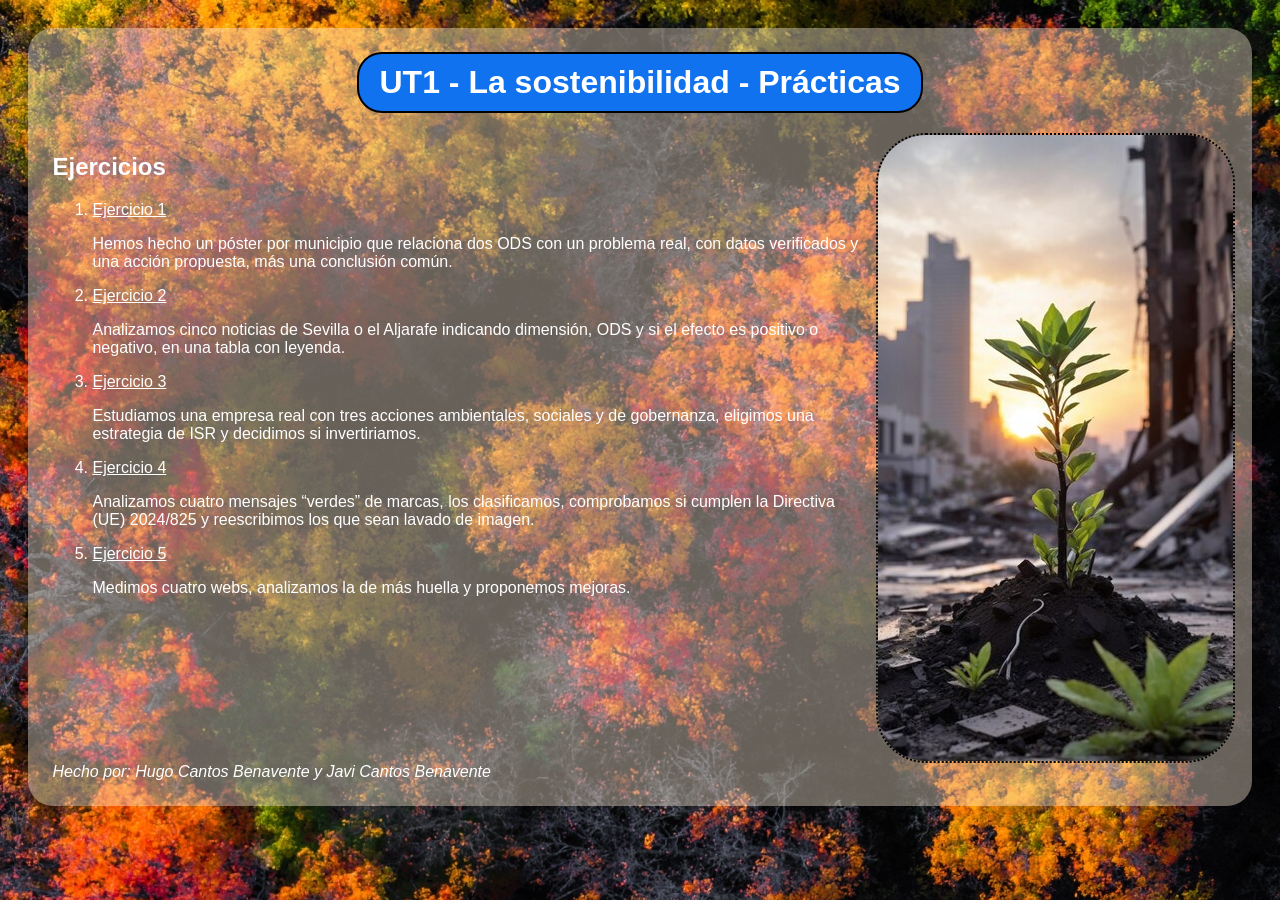
<file: INDEX.html>
<!DOCTYPE html>
<html lang="es">
<head>
    <meta charset="UTF-8">
    <meta name="viewport" content="width=device-width, initial-scale=1.0">
    <title>&Iacute;ndice de contenidos</title>
    <link rel="stylesheet" href="css/indice.css">
</head>
<body>
    <div class="divFondo">
        <header>
                <h1>UT1 - La sostenibilidad - Prácticas</h1>
        </header>
        <main>
            <section class="contenidos" aria-labelledby="titulo-ejercicios">
                <h2 id="titulo-ejercicios">Ejercicios</h2>
                <ol>
                    <li>
                        <a href="Ejercicio1.html">Ejercicio 1</a>
                        <p>Hemos hecho un póster por municipio que relaciona dos ODS con un problema real, con datos verificados y una acción propuesta, más una conclusión común.</p>
                    </li>
                    <li>
                        <a href="Ejericcio2.html">Ejercicio 2</a>
                        <p>Analizamos cinco noticias de Sevilla o el Aljarafe indicando dimensión, ODS y si el efecto es positivo o negativo, en una tabla con leyenda.</p>
                    </li>
                    <li>
                        <a href="Ejercicio3.html">Ejercicio 3</a>
                        <p>Estudiamos una empresa real con tres acciones ambientales, sociales y de gobernanza, eligimos una estrategia de ISR y decidimos si invertiriamos.</p>
                    </li>
                    <li>
                        <a href="Ejercicio4.html">Ejercicio 4</a>
                        <p>Analizamos cuatro mensajes “verdes” de marcas, los clasificamos, comprobamos si cumplen la Directiva (UE) 2024/825 y reescribimos los que sean lavado de imagen.</p>
                    </li>
                    <li>
                        <a href="Ejercicio5.html">Ejercicio 5</a>
                        <p>Medimos cuatro webs, analizamos la de más huella y proponemos mejoras.</p>
                    </li>
                </ol>
            </section>
            <aside class="divFoto">
                <img src="sources/ImagenPrincipal.jpg" alt="Brote creciendo entre escombros en una ciudad al atardecer." class="imagenPrincipal">
            </aside>
        </main>
        <footer>
            <cite>Hecho por: Hugo Cantos Benavente y Javi Cantos Benavente</cite>
        </footer>
    </div>
</body>
</html>
</file>
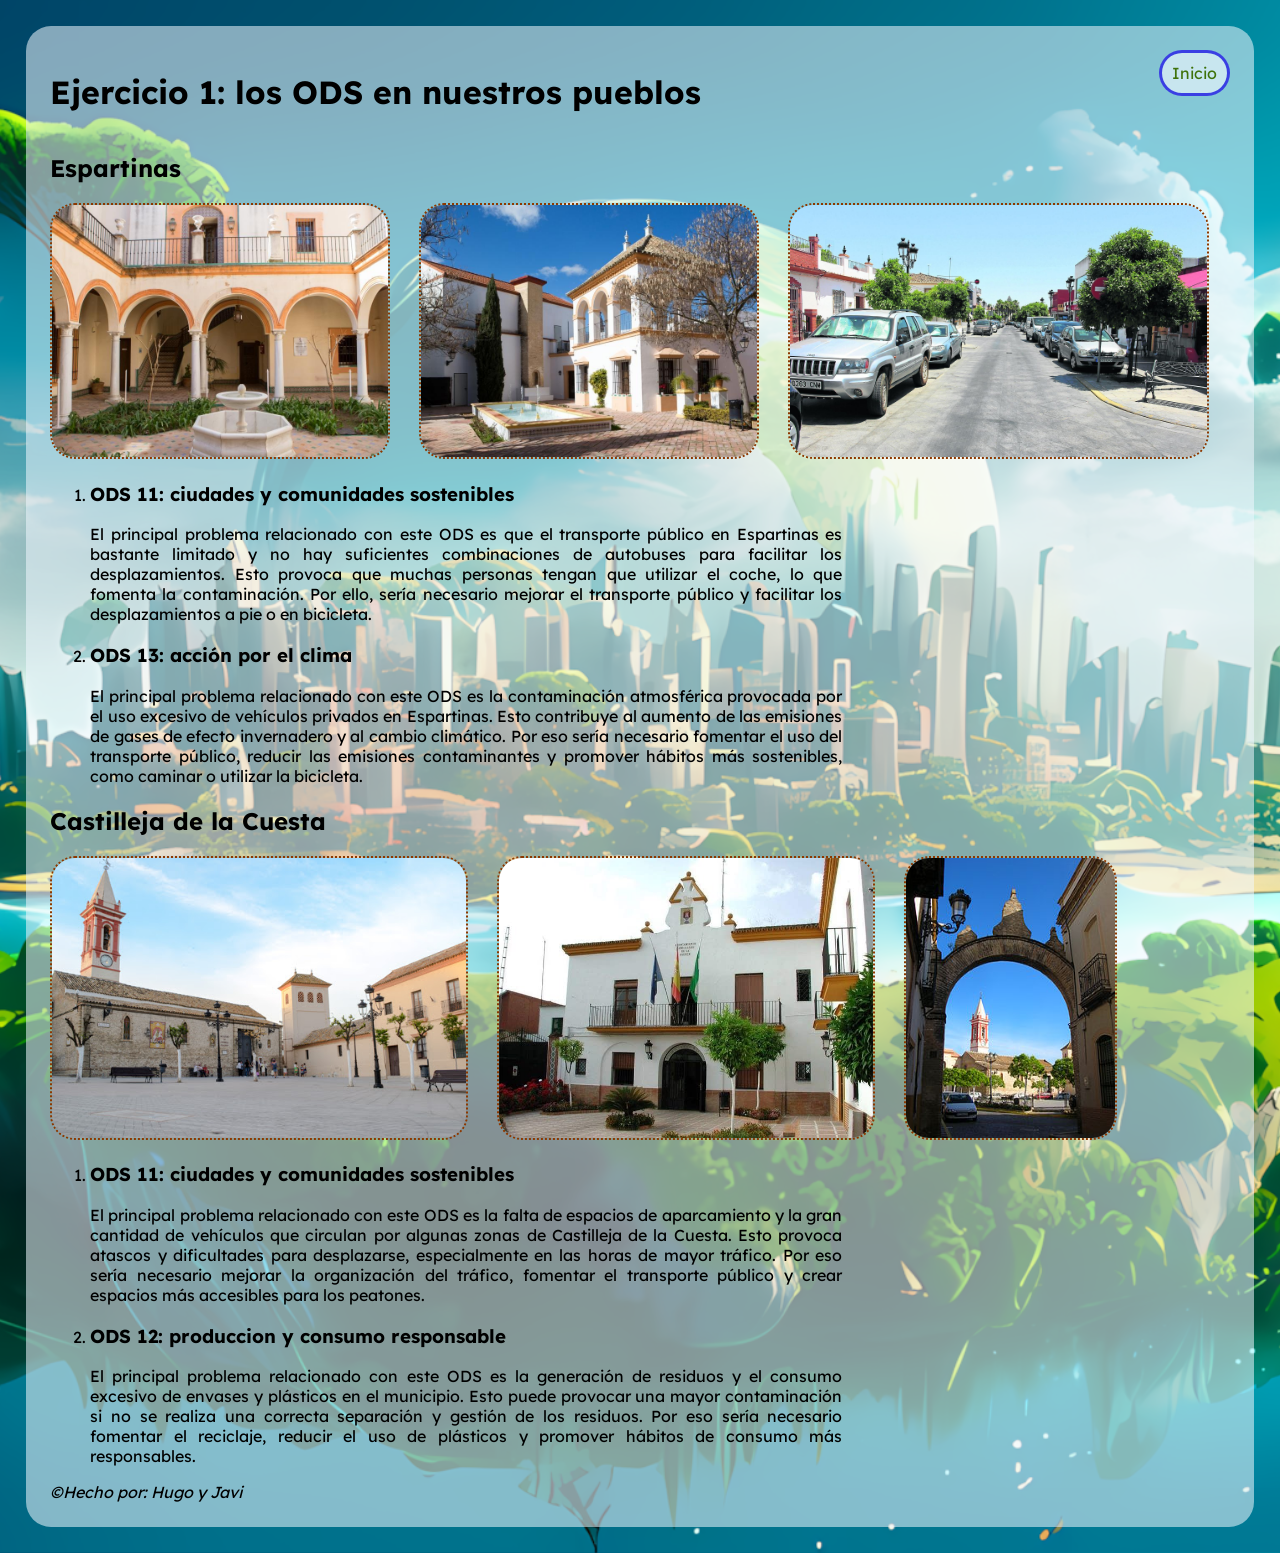
<file: Ejercicio1.html>
<!DOCTYPE html>
<html lang="es">

<head>
    <meta charset="UTF-8">
    <meta name="viewport" content="width=device-width, initial-scale=1.0">
    <title>Ejercicio 1</title>
    <link rel="stylesheet" href="css/Ejercicio1.css">

    <!--Esta parte del codigo es para poder usar la letra en el formato LEXEND, importando la libreria de fuetnes de Google, esto lo tubimos que buscar en google ya que no sabiamos como se ponia-->
    <link rel="preconnect" href="https://fonts.googleapis.com">
    <link rel="preconnect" href="https://fonts.gstatic.com" crossorigin>
    <link href="https://fonts.googleapis.com/css2?family=Lexend:wght@100..900&display=swap" rel="stylesheet">

</head>

<body>
    <div class="divFondo">
        <header>
            <h1>Ejercicio 1: los ODS en nuestros pueblos</h1>
            <nav>
                <a href="INDEX.html">Inicio</a>
            </nav>
        </header>
        <main>
            <article>
                <section id="espartinas">
                    <div>
                        <h2>Espartinas</h2>
                        <img src="SourcesEj1/CasaDeLasMonjas.jpg"
                            alt="Patio de la Casa de las Monjas de Espartinas, con fuente central y arcos."
                            style="height: min(28vh, 280px);">
                        <img src="SourcesEj1/Cultura.jpg" alt="Edificio de Cultura de Espartinas con fachada blanca, arcos y fuente en el patio."
                            style="height: min(28vh, 280px); margin-inline: 25px;">
                        <img src="SourcesEj1/CallePrincipal.jpg" alt="Calle de Espartinas con coches aparcados y árboles a ambos lados."
                            style="height: min(28vh, 280px);">
                    </div>
                    <div>
                        <ol>
                            <li>
                                <h3>ODS 11: ciudades y comunidades sostenibles</h3>
                                <p style="width: 66%;">El principal problema relacionado con este ODS es que el
                                    transporte p&uacute;blico en Espartinas es bastante limitado y no hay suficientes
                                    combinaciones de autobuses para facilitar los desplazamientos. Esto provoca que
                                    muchas personas tengan que utilizar el coche, lo que fomenta la
                                    contaminaci&oacute;n. Por ello, ser&iacute;a necesario mejorar el transporte
                                    p&uacute;blico y facilitar los desplazamientos a pie o en bicicleta.</p>
                            </li>
                            <li>
                                <h3>ODS 13: acci&oacute;n por el clima</h3>
                                <p style="width: 66%;">El principal problema relacionado con este ODS es la
                                    contaminación atmosférica provocada por el uso excesivo de vehículos privados en
                                    Espartinas. Esto contribuye al aumento de las emisiones de gases de efecto
                                    invernadero y al cambio climático. Por eso sería necesario fomentar el uso del
                                    transporte público, reducir las emisiones contaminantes y promover hábitos más
                                    sostenibles, como caminar o utilizar la bicicleta.</p>
                            </li>
                        </ol>
                    </div>
                </section>
                <section id="castilleja">
                    <div>
                        <h2>Castilleja de la Cuesta</h2>
                        <img src="SourcesEj1/Parroquia-Santiago-Castilleja-de-la-Cuesta.jpg"
                            alt="Iglesia parroquial de Santiago y plaza de Castilleja de la Cuesta, con torre campanario."
                            style="height: min(35vh, 280px);">
                        <img src="SourcesEj1/AlluntamientoCastilleja.jpg"
                            alt="Ayuntamiento de Castilleja de la Cuesta, edificio blanco con banderas en la fachada"
                            style="height: min(35vh, 280px); margin-inline: 25px;">
                        <img src="SourcesEj1/Castilleja_de_la_Cuesta.jpg"
                            alt="Arco histórico de Castilleja de la Cuesta, con la iglesia de Santiago al fondo."
                            style="height: min(35vh, 280px);">
                    </div>
                    <div>
                        <ol>
                            <li>
                                <h3>ODS 11: ciudades y comunidades sostenibles</h3>
                                <p style="width: 66%;">El principal problema relacionado con este ODS es la falta de
                                    espacios de aparcamiento y la gran cantidad de vehículos que circulan por algunas
                                    zonas de Castilleja de la Cuesta. Esto provoca atascos y dificultades para
                                    desplazarse, especialmente en las horas de mayor tráfico. Por eso sería necesario
                                    mejorar la organización del tráfico, fomentar el transporte público y crear espacios
                                    más accesibles para los peatones.</p>
                            </li>
                            <li>
                                <h3>ODS 12: produccion y consumo responsable</h3>
                                <p style="width: 66%;">El principal problema relacionado con este ODS es la generación
                                    de residuos y el consumo excesivo de envases y plásticos en el municipio. Esto puede
                                    provocar una mayor contaminación si no se realiza una correcta separación y gestión
                                    de los residuos. Por eso sería necesario fomentar el reciclaje, reducir el uso de
                                    plásticos y promover hábitos de consumo más responsables.</p>
                            </li>
                        </ol>
                    </div>
                </section>
            </article>
        </main>
        <footer>
            <cite>©Hecho por: Hugo y Javi</cite>
        </footer>
    </div>
</body>

</html>
</file>
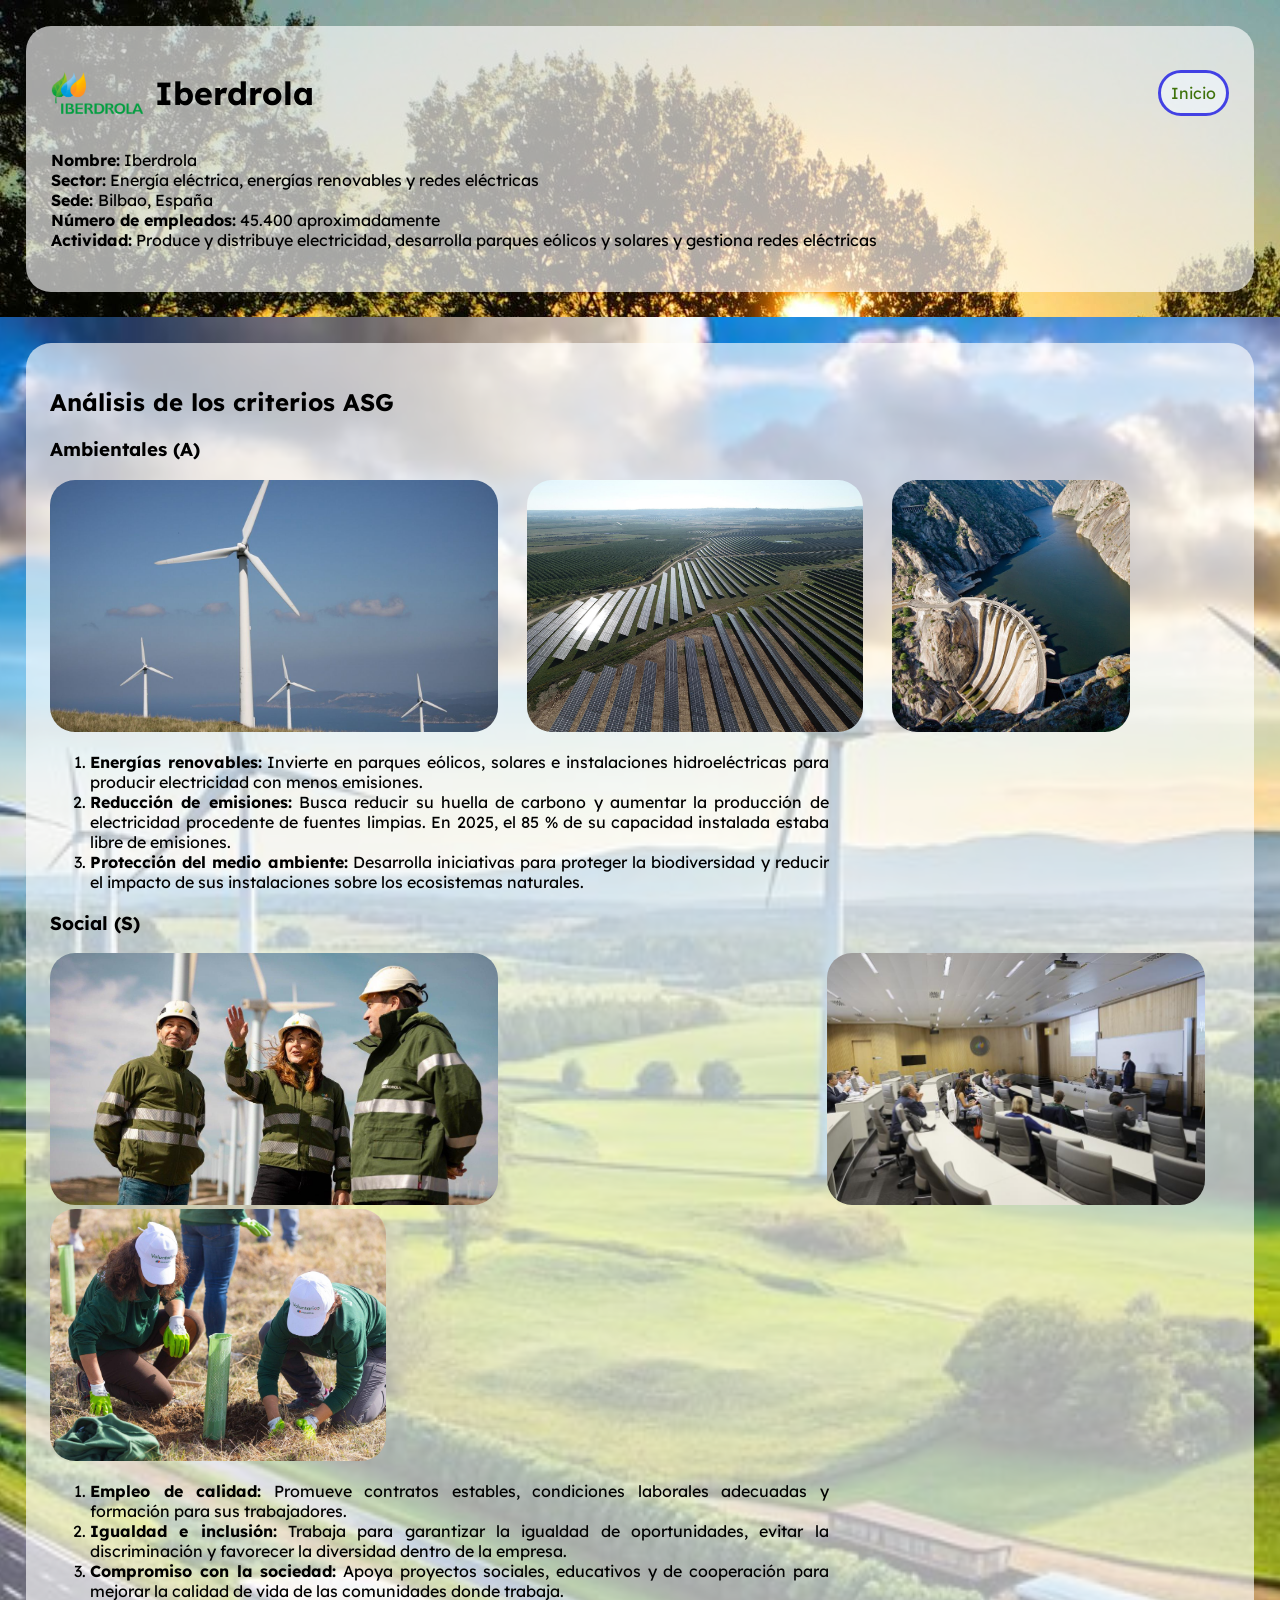
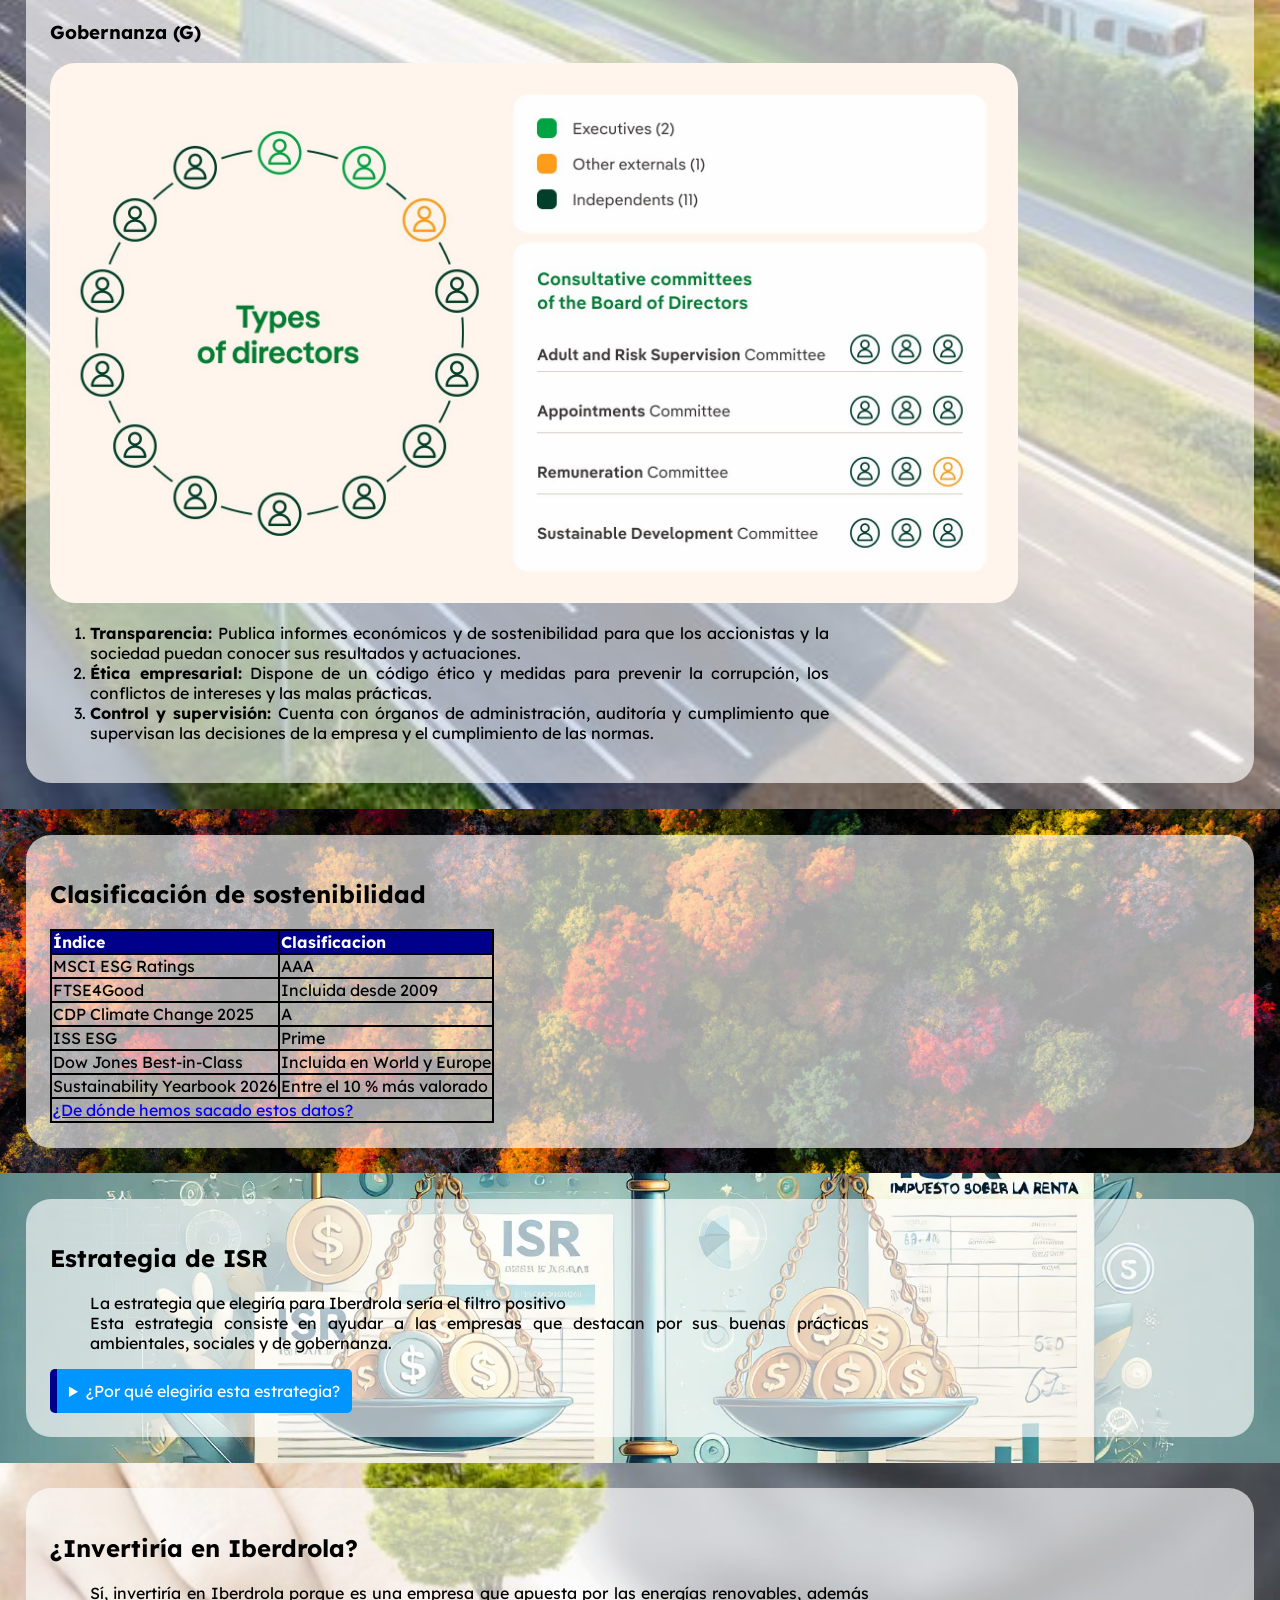
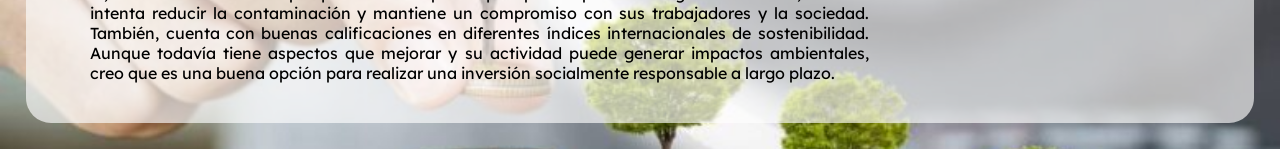
<file: Ejercicio3.html>
<!DOCTYPE html>
<html lang="es">
<head>
    <meta charset="UTF-8">
    <meta name="viewport" content="width=device-width, initial-scale=1.0">
    <title>Ejercicio 3</title>
    <link rel="stylesheet" href="css/Ejercicio3.css">

    <!--Esta parte del código es para poder usar la letra en formato Lexend, importando la librería de fuentes de Google. Tuvimos que buscar cómo se hacía porque no lo sabíamos.-->
    <link rel="preconnect" href="https://fonts.googleapis.com">
    <link rel="preconnect" href="https://fonts.gstatic.com" crossorigin>
    <link href="https://fonts.googleapis.com/css2?family=Lexend:wght@100..900&display=swap" rel="stylesheet">
</head>
<body>
    <header>
        <div class="divFondo"
        style="margin: 2%;">
            <div id="iberdrola">
                <img src="SourcesEj3/Iberdrola-Logo.png" alt="Logotipo de Iberdrola."
                class="inicio">
                <h1 class="inicio">Iberdrola</h1>
                <nav>
                <a href="INDEX.html" class="boton">Inicio</a>
                </nav>
            </div>
            <div>
                <p>
                    <strong>Nombre:</strong> Iberdrola <br>
                    <strong>Sector:</strong> Energía eléctrica, energías renovables y redes eléctricas <br>
                    <strong>Sede: </strong> Bilbao, España <br>
                    <strong>Número de empleados:</strong> 45.400 aproximadamente <br>
                    <strong>Actividad:</strong> Produce y distribuye electricidad, desarrolla parques eólicos y solares y gestiona redes eléctricas
                </p>
            </div>
        </div>
    </header>
    <main>
        <article>
                <section id="criterios_ASG">
                    <div 
                    style="background-image: url(SourcesEj3/FondoParte1.jpg);
                    padding: 2%;
                    background-size: cover;
                    background-position: center;">
                        <div class="divFondo">
                            <h2>Análisis de los criterios ASG</h2>
                            <div>
                                <h3>Ambientales (A)</h3>
                                <img src="SourcesEj3/Molinos.jpg"
                                    alt="Aerogeneradores en un parque eólico."
                                    style="height: 28vh;">
                                <img src="SourcesEj3/PlacasSolares.jpg" alt="Filas de paneles solares en una planta fotovoltaica."
                                    style="height: 28vh; margin-inline: 25px;">
                                <img src="SourcesEj3/presa-2.jpg" alt="Presa hidroeléctrica y embalse entre montañas."
                                    style="height: 28vh;">
                            </div>
                            <div
                            style="width: 66%;">
                                <ol>
                                    <li>
                                        <strong>Energías renovables:</strong> Invierte en parques eólicos, solares e instalaciones hidroeléctricas para producir electricidad con menos emisiones.
                                    </li>
                                    <li>
                                        <strong>Reducción de emisiones:</strong> Busca reducir su huella de carbono y aumentar la producción de electricidad procedente de fuentes limpias. En 2025, el 85 % de su capacidad instalada estaba libre de emisiones.
                                    </li>
                                    <li>
                                        <strong>Protección del medio ambiente:</strong> Desarrolla iniciativas para proteger la biodiversidad y reducir el impacto de sus instalaciones sobre los ecosistemas naturales.
                                    </li>
                                </ol>
                            </div>
                            <div>
                                <h3>Social (S)</h3>
                                <img src="SourcesEj3/trabajadores.jpg"
                                    alt="Tres empleados de Iberdrola con cascos en un parque eólico."
                                    style="height: 28vh;">
                                <img src="SourcesEj3/Oficina.jpg" alt="Sala de reuniones de Iberdrola con personas alrededor de la mesa."
                                    style="height: 28vh; margin-inline: 25px;">
                                <img src="SourcesEj3/Voluntarios.jpg" alt="Voluntarias de Iberdrola plantando árboles."
                                    style="height: 28vh;">
                            </div>
                            <div
                            style="width: 66%;">
                                <ol>
                                    <li>
                                        <strong>Empleo de calidad:</strong> Promueve contratos estables, condiciones laborales adecuadas y formación para sus trabajadores.
                                    </li>
                                    <li>
                                        <strong>Igualdad e inclusión:</strong> Trabaja para garantizar la igualdad de oportunidades, evitar la discriminación y favorecer la diversidad dentro de la empresa.
                                    </li>
                                    <li>
                                        <strong>Compromiso con la sociedad:</strong> Apoya proyectos sociales, educativos y de cooperación para mejorar la calidad de vida de las comunidades donde trabaja.
                                    </li>
                                </ol>
                            </div>
                            <div>
                                <h3>Gobernanza (G)</h3>
                                <img src="SourcesEj3/Gobernanza.jpg"
                                    alt="Infografía sobre tipos de consejeros y comités consultivos del consejo de administración."
                                    style="height: 60vh;">
                            </div>
                            <div
                            style="width: 66%;">
                                <ol>
                                    <li>
                                        <strong>Transparencia:</strong> Publica informes económicos y de sostenibilidad para que los accionistas y la sociedad puedan conocer sus resultados y actuaciones.
                                    </li>
                                    <li>
                                        <strong>Ética empresarial:</strong> Dispone de un código ético y medidas para prevenir la corrupción, los conflictos de intereses y las malas prácticas.
                                    </li>
                                    <li>
                                        <strong>Control y supervisión:</strong> Cuenta con órganos de administración, auditoría y cumplimiento que supervisan las decisiones de la empresa y el cumplimiento de las normas.
                                    </li>
                                </ol>
                            </div>
                        </div>
                    </div>
                </section>
                <section id="Clasificacion">
                    <div 
                    style="background-image: url(sources/background.jpg);
                    background-position: center;
                    background-size: cover;
                    padding: 2%;">
                        <div class="divFondo">
                            <h2>Clasificación de sostenibilidad</h2>
                            <table>
                                <thead>
                                    <tr>
                                        <th>Índice</th>
                                        <th>Clasificacion</th>
                                    </tr>
                                </thead>
                                <tbody>
                                    <tr>
                                        <td>MSCI ESG Ratings</td>
                                        <td>AAA</td>
                                    </tr>
                                    <tr>
                                        <td>FTSE4Good</td>
                                        <td>Incluida desde 2009</td>
                                    </tr>
                                    <tr>
                                        <td>CDP Climate Change 2025</td>
                                        <td>A</td>
                                    </tr>
                                    <tr>
                                        <td>ISS ESG</td>
                                        <td>Prime</td>
                                    </tr>
                                    <tr>
                                        <td>Dow Jones Best-in-Class</td>
                                        <td>Incluida en World y Europe</td>
                                    </tr>
                                    <tr>
                                        <td>Sustainability Yearbook 2026</td>
                                        <td>Entre el 10 % más valorado</td>
                                    </tr>
                                </tbody>
                                <tfoot>
                                    <tr>
                                        <td colspan="2"><a href="https://www.iberdrola.com/sostenibilidad/gestion-de-sostenibilidad/indices-datos-sostenibilidad">¿De dónde hemos sacado estos datos?</a></td>
                                    </tr>
                                </tfoot>
                            </table>
                        </div>
                    </div>
                </section>
                <section id="Estrategia_ISR">
                    <div
                    style="background-image: url(SourcesEj3/ISR.jpg);
                    background-position: center;
                    background-size: cover;
                    padding: 2%;">
                        <div class="divFondo">
                            <h2>Estrategia de ISR</h2>
                            <blockquote>
                                La estrategia que elegiría para Iberdrola sería el filtro positivo <br>
                                Esta estrategia consiste en ayudar a las empresas que destacan por sus buenas prácticas ambientales, sociales y de gobernanza.
                            </blockquote>
                            <details>
                                <summary>¿Por qué elegiría esta estrategia?</summary>
                                    <ul>
                                        <li>Iberdrola apuesta por las energías renovables y la reducción de emisiones.</li>
                                        <li>Promueve la igualdad de oportunidades y el empleo de calidad.</li>
                                        <li>Cuenta con medidas de transparencia, control y ética empresarial.</li>
                                    </ul>
                                
                            </details>
                        </div>
                    </div>
                </section>
                <section id="Decision_final">
                    <div
                    style="background-image: url(SourcesEj3/Inversion.jpg);
                    background-position: center;
                    background-size: cover;
                    padding: 2%;">
                        <div class="divFondo">
                            <h2>¿Invertiría en Iberdrola?</h2>
                            <blockquote>
                                Sí, invertiría en Iberdrola porque es una empresa que apuesta por las energías renovables, 
                                además intenta reducir la contaminación y mantiene un compromiso con sus trabajadores y la sociedad. También, 
                                cuenta con buenas calificaciones en diferentes índices internacionales de sostenibilidad. 
                                Aunque todavía tiene aspectos que mejorar y su actividad puede generar impactos ambientales, 
                                creo que es una buena opción para realizar una inversión socialmente responsable a largo plazo.
                            </blockquote>
                        </div>
                    </div>
                </section>
        </article>
    </main>
</body>
</html>
</file>
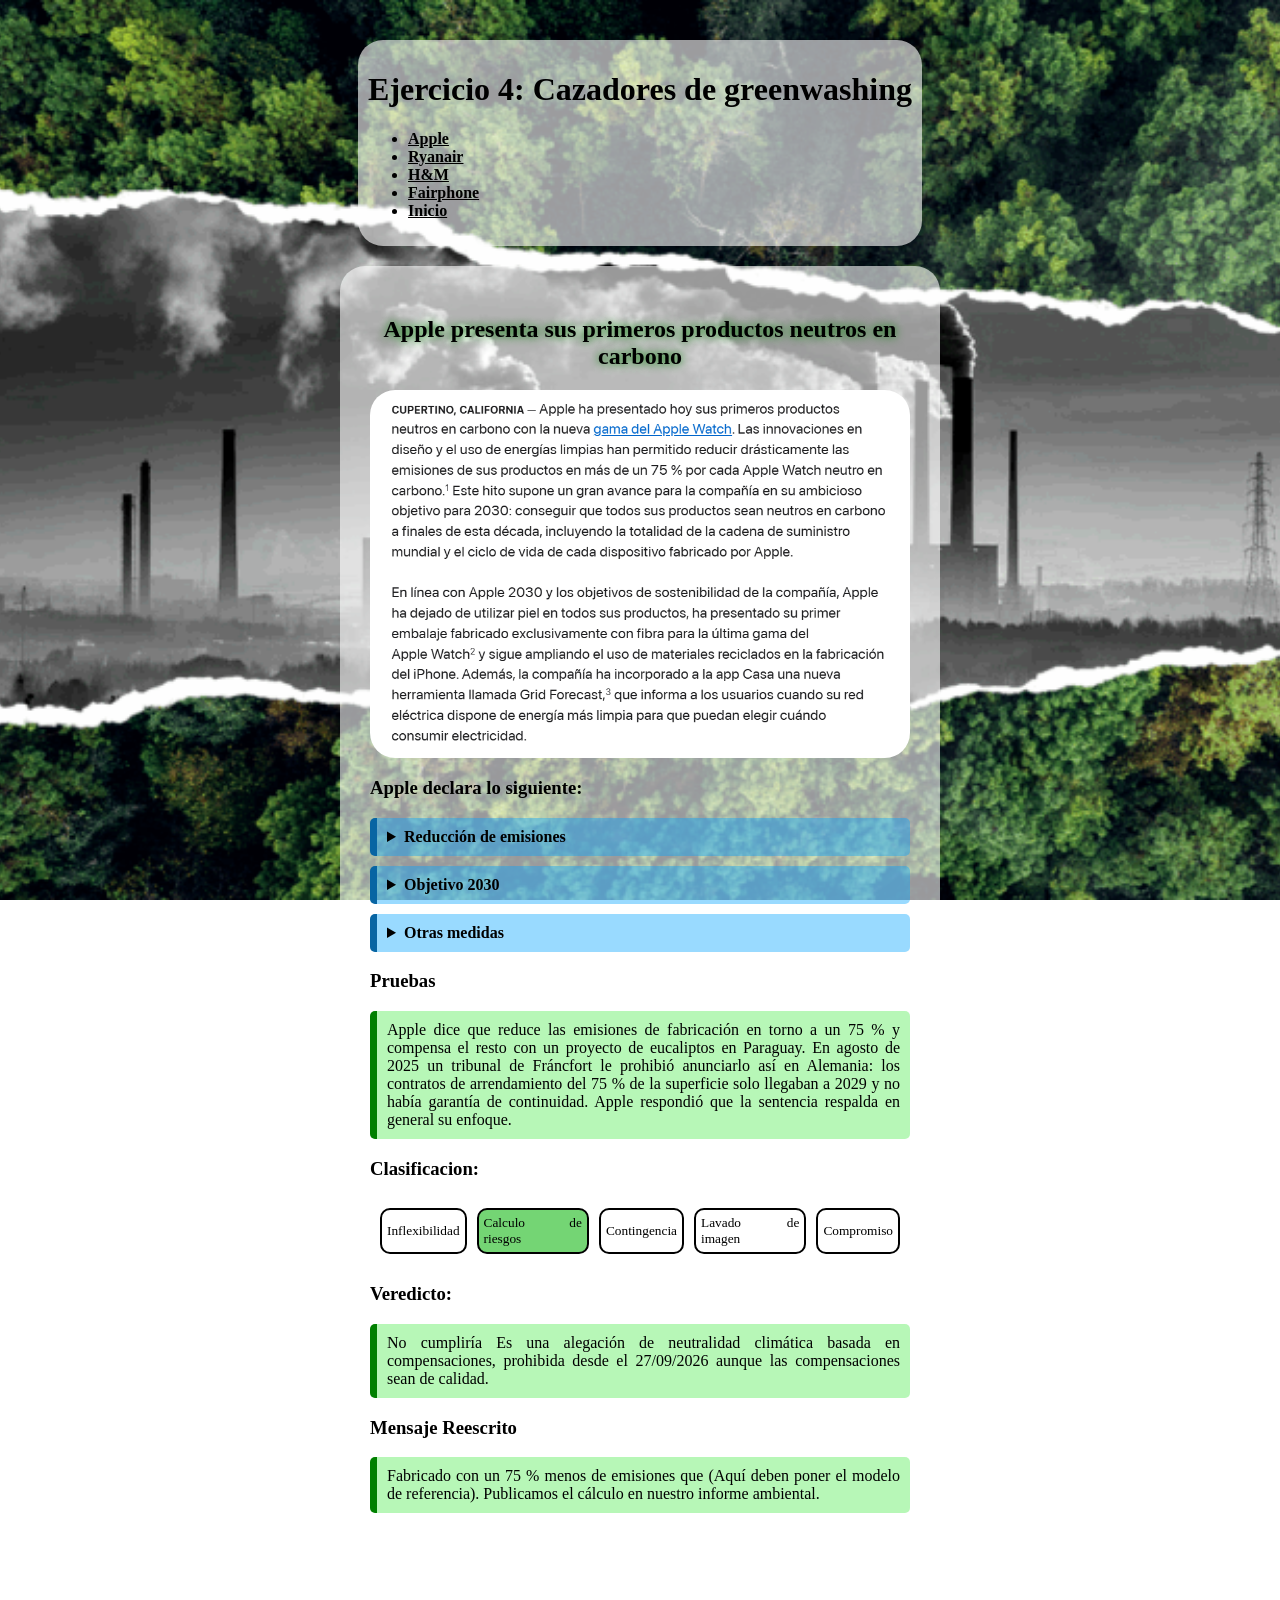
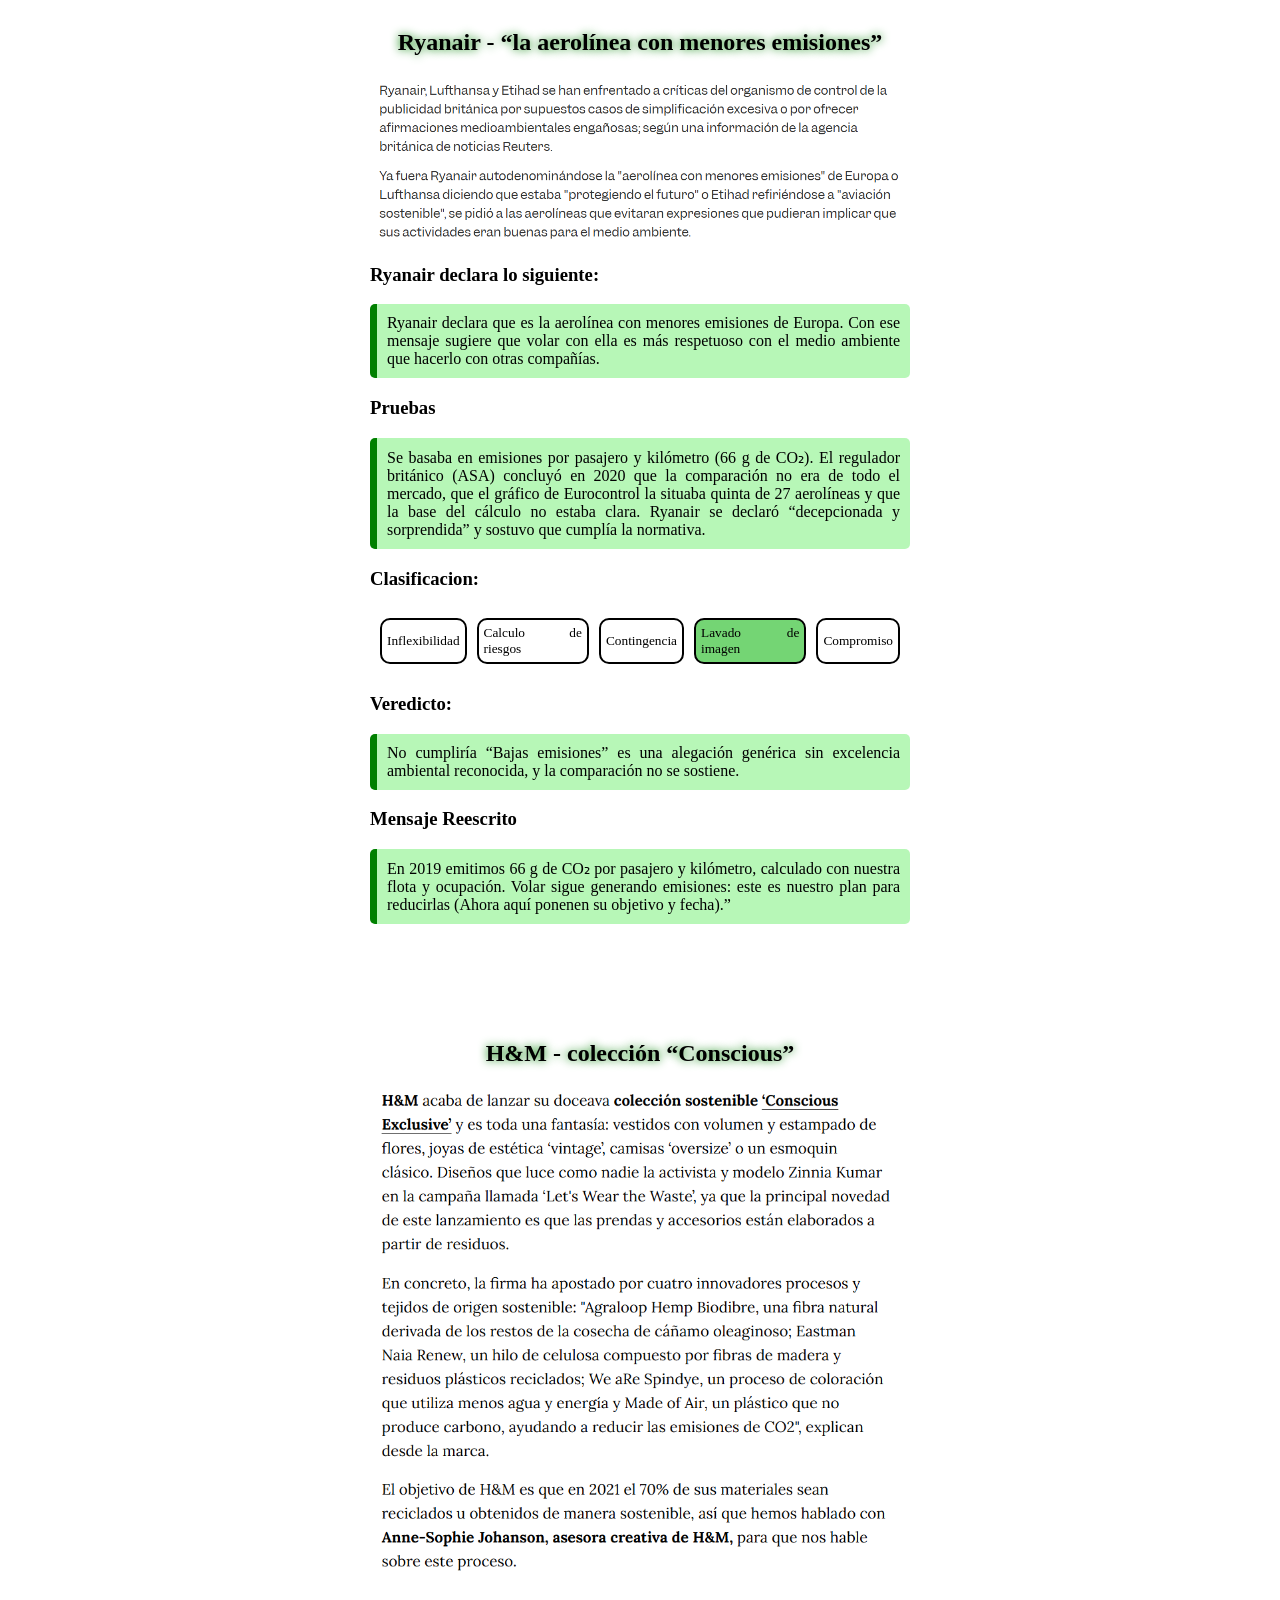
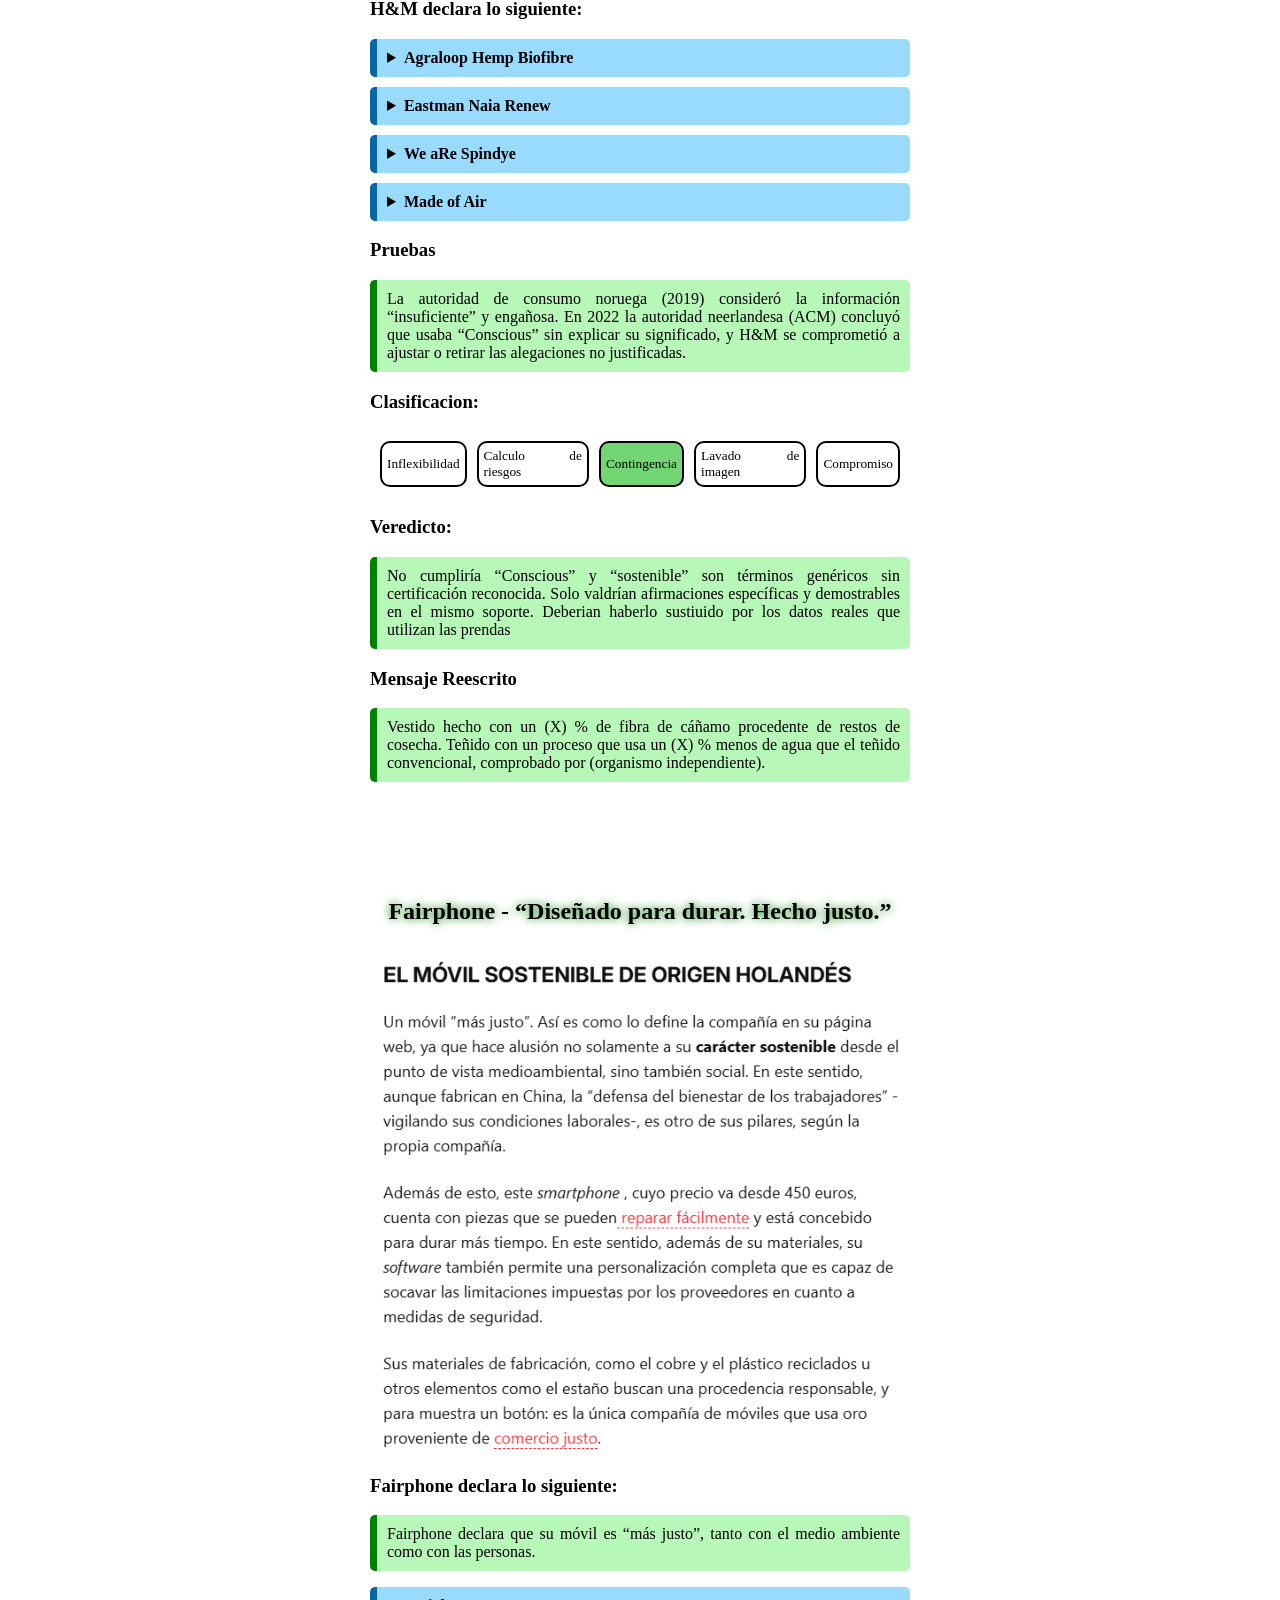
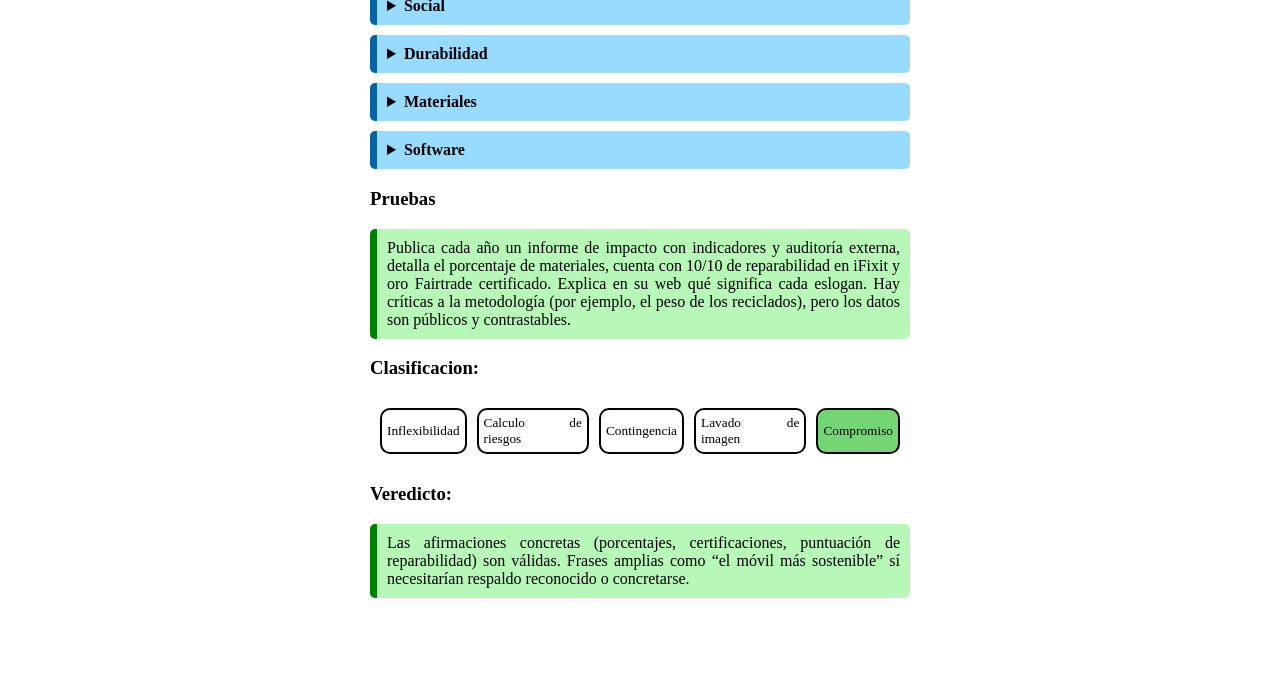
<file: Ejercicio4.html>
<!DOCTYPE html>
<html lang="es">
<head>
    <meta charset="UTF-8">
    <meta name="viewport" content="width=device-width, initial-scale=1.0">
    <link rel="stylesheet" href="css/Ejercicio4.css">
    <title>Ejercicio 4</title>
</head>
<body>
    <header>
        <h1>Ejercicio 4: Cazadores de greenwashing</h1>
        <nav>
            <ul>
                <li><a href="#Apple">Apple</a></li>
                <li><a href="#Ryanair">Ryanair</a></li>
                <li><a href="#H&M">H&M</a></li>
                <li><a href="#Fairphone">Fairphone</a></li>
                <li><a href="INDEX.html">Inicio</a></li>
            </ul>
        </nav>
    </header>
    <main>
        <section id="Apple">
            <h2>Apple presenta sus primeros productos neutros en carbono</h2>
            <img src="SourcesEJ2/declaracionApple.png" alt="Recorte de un comunicado de Apple sobre el Apple Watch neutro en carbono y la reducción de emisiones superior al 75 %.">
            <h3>Apple declara lo siguiente:</h3>
            <details>
                <summary>Reducción de emisiones</summary>
                <p>Dice haber recortado las emisiones de cada Apple Watch neutro en carbono en más de un 75 %, gracias a mejoras de diseño y al uso de energías limpias.</p>
            </details>
            <details>
                <summary>Objetivo 2030</summary>
                <p>Quiere que todos sus productos sean neutros en carbono a finales de la década, incluyendo la cadena de suministro y el ciclo de vida completo.</p>
            </details>
            <details>
                <summary>Otras medidas</summary>
                <p>Ha dejado de usar piel en todos sus productos, ha lanzado su primer embalaje hecho solo con fibra para el Apple Watch y usa cada vez más materiales reciclados en el iPhone.</p>
            </details>
            <h3>Pruebas</h3>
            <p>Apple dice que reduce las emisiones de fabricación en torno a un 75 % y compensa el resto con un proyecto de eucaliptos en Paraguay. En agosto de 2025 un tribunal de Fráncfort le prohibió anunciarlo así en Alemania: los contratos de arrendamiento del 75 % de la superficie solo llegaban a 2029 y no había garantía de continuidad. Apple respondió que la sentencia respalda en general su enfoque.</p>
            <h3>Clasificacion:</h3>
            <table>
                <tr>
                    <td>Inflexibilidad</td>
                    <td class="riesgo">Calculo de riesgos</td>
                    <td>Contingencia</td>
                    <td>Lavado de imagen</td>
                    <td>Compromiso</td>
                </tr>
            </table>
            <h3>Veredicto:</h3>
            <p>No cumpliría Es una alegación de neutralidad climática basada en compensaciones, prohibida desde el 27/09/2026 aunque las compensaciones sean de calidad.</p>
            <h3>Mensaje Reescrito</h3>
            <p>Fabricado con un 75 % menos de emisiones que (Aquí deben poner el modelo de referencia). Publicamos el cálculo en nuestro informe ambiental.</p>
        </section>
        <section id="Ryanair">
            <h2>Ryanair - “la aerolínea con menores emisiones”</h2>
            <img src="SourcesEJ2/DeclaracionAerolinea.png" alt="Recorte de una noticia sobre críticas a las afirmaciones medioambientales de Ryanair, Lufthansa y Etihad.">
            <h3>Ryanair declara lo siguiente:</h3>
            <p>Ryanair declara que es la aerolínea con menores emisiones de Europa. Con ese mensaje sugiere que volar con ella es más respetuoso con el medio ambiente que hacerlo con otras compañías.</p>
            <h3>Pruebas</h3>
            <p>Se basaba en emisiones por pasajero y kilómetro (66 g de CO₂). El regulador británico (ASA) concluyó en 2020 que la comparación no era de todo el mercado, que el gráfico de Eurocontrol la situaba quinta de 27 aerolíneas y que la base del cálculo no estaba clara. Ryanair se declaró “decepcionada y sorprendida” y sostuvo que cumplía la normativa.</p>
            <h3>Clasificacion:</h3>
            <table>
                <tr>
                    <td>Inflexibilidad</td>
                    <td>Calculo de riesgos</td>
                    <td>Contingencia</td>
                    <td class="riesgo">Lavado de imagen</td>
                    <td>Compromiso</td>
                </tr>
            </table>
            <h3>Veredicto:</h3>
            <p>No cumpliría “Bajas emisiones” es una alegación genérica sin excelencia ambiental reconocida, y la comparación no se sostiene.</p>
            <h3>Mensaje Reescrito</h3>
            <p>En 2019 emitimos 66 g de CO₂ por pasajero y kilómetro, calculado con nuestra flota y ocupación. Volar sigue generando emisiones: este es nuestro plan para reducirlas (Ahora aquí ponenen su objetivo y fecha).”</p>
        </section>
        <section id="H&M">
            <h2>H&M - colección “Conscious”</h2>
            <img src="SourcesEJ2/declaracionh&m.png" alt="Recorte de una noticia sobre la colección Conscious de H&M y sus materiales reciclados o de origen sostenible.">
            <h3>H&M declara lo siguiente:</h3>
            <details>
                <summary>Agraloop Hemp Biofibre</summary>
                <p>Fibra natural hecha con los restos de la cosecha de cáñamo.</p>
            </details>
            <details>
                <summary>Eastman Naia Renew</summary>
                <p>Hilo de celulosa con fibras de madera y residuos plásticos reciclados.</p>
            </details>
            <details>
                <summary>We aRe Spindye</summary>
                <p>Un proceso de teñido que usa menos agua y energía.</p>
            </details>
            <details>
                <summary>Made of Air</summary>
                <p>Un plástico que no produce carbono y ayuda a reducir las emisiones de CO<sub>2</sub>.</p>
            </details>
            <h3>Pruebas</h3>
            <p>La autoridad de consumo noruega (2019) consideró la información “insuficiente” y engañosa. En 2022 la autoridad neerlandesa (ACM) concluyó que usaba “Conscious” sin explicar su significado, y H&M se comprometió a ajustar o retirar las alegaciones no justificadas.</p>
            <h3>Clasificacion:</h3>
            <table>
                <tr>
                    <td>Inflexibilidad</td>
                    <td>Calculo de riesgos</td>
                    <td class="riesgo">Contingencia</td>
                    <td>Lavado de imagen</td>
                    <td>Compromiso</td>
                </tr>
            </table>
            <h3>Veredicto:</h3>
            <p>No cumpliría “Conscious” y “sostenible” son términos genéricos sin certificación reconocida. Solo valdrían afirmaciones específicas y demostrables en el mismo soporte. Deberian haberlo sustiuido por los datos reales que utilizan las prendas</p>
            <h3>Mensaje Reescrito</h3>
            <p>Vestido hecho con un (X) % de fibra de cáñamo procedente de restos de cosecha. Teñido con un proceso que usa un (X) % menos de agua que el teñido convencional, comprobado por (organismo independiente).</p>
        </section>
        <section id="Fairphone">
            <h2>Fairphone - “Diseñado para durar. Hecho justo.”</h2>
            <img src="SourcesEJ2/declaracionfairphone.png" alt="Recorte de una noticia sobre Fairphone, su reparación, materiales reciclados y comercio justo.">
            <h3>Fairphone declara lo siguiente:</h3>
            <p>Fairphone declara que su móvil es “más justo”, tanto con el medio ambiente como con las personas.</p>
            <details>
                <summary>Social</summary>
                <p>Aunque fabrica en China, dice que defiende el bienestar de los trabajadores y vigila sus condiciones laborales.</p>
            </details>
            <details>
                <summary>Durabilidad</summary>
                <p>El móvil está pensado para durar más y sus piezas se pueden reparar fácilmente.</p>
            </details>
            <details>
                <summary>Materiales</summary>
                <p>Usa cobre y plástico reciclados, y estaño de procedencia responsable. Afirma ser la única compañía de móviles que usa oro de comercio justo.</p>
            </details>
            <details>
                <summary>Software</summary>
                <p>Permite una personalización completa.</p>
            </details>
            <h3>Pruebas</h3>
            <p>Publica cada año un informe de impacto con indicadores y auditoría externa, detalla el porcentaje de materiales, cuenta con 10/10 de reparabilidad en iFixit y oro Fairtrade certificado. Explica en su web qué significa cada eslogan. Hay críticas a la metodología (por ejemplo, el peso de los reciclados), pero los datos son públicos y contrastables.</p>
            <h3>Clasificacion:</h3>
            <table>
                <tr>
                    <td>Inflexibilidad</td>
                    <td>Calculo de riesgos</td>
                    <td>Contingencia</td>
                    <td>Lavado de imagen</td>
                    <td class="riesgo">Compromiso</td>
                </tr>
            </table>
            <h3>Veredicto:</h3>
            <p>Las afirmaciones concretas (porcentajes, certificaciones, puntuación de reparabilidad) son válidas. Frases amplias como “el móvil más sostenible” sí necesitarían respaldo reconocido o concretarse.</p>
        </section>
    </main>
</body>
</html>
</file>
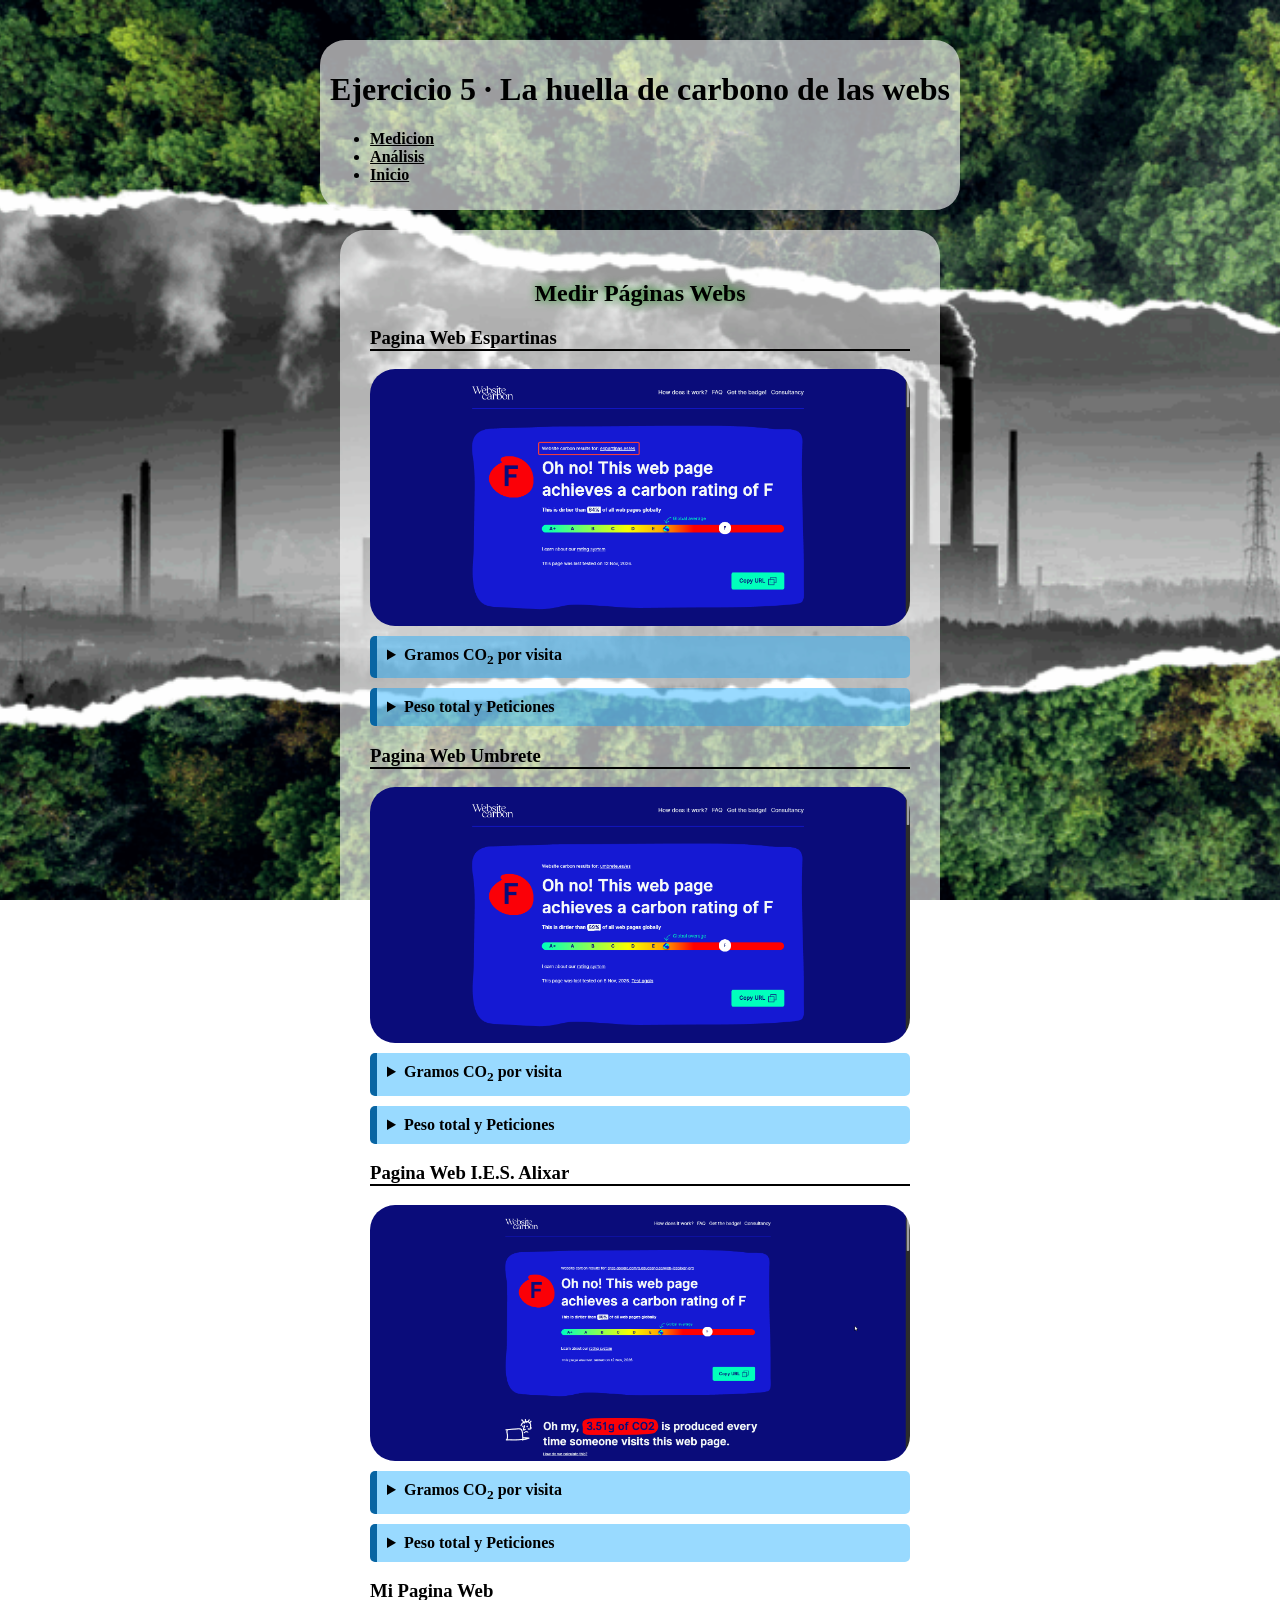
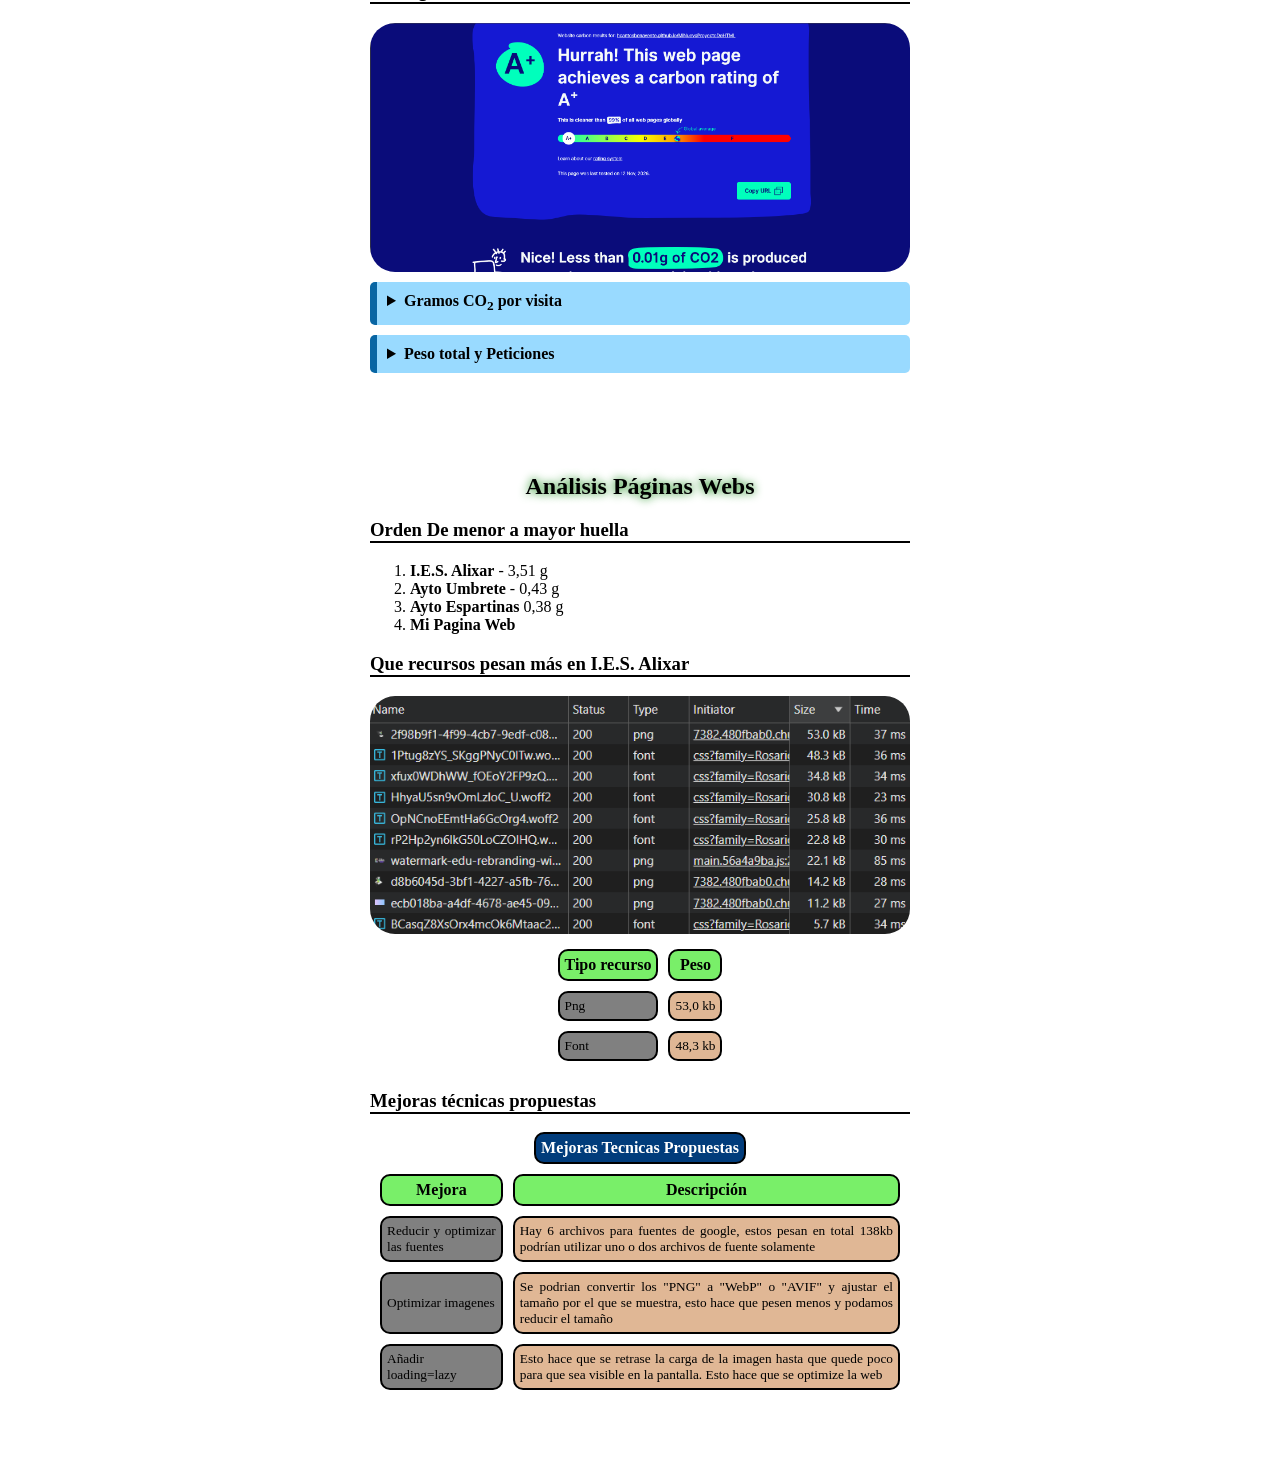
<file: Ejercicio5.html>
<!DOCTYPE html>
<html lang="es">
<head>
    <meta charset="UTF-8">
    <meta name="viewport" content="width=device-width, initial-scale=1.0">
    <link rel="stylesheet" href="css/Ejercicio5.css">
    <title>Ejercicio 5</title>
</head>
<body>
    <header>
        <h1>Ejercicio 5 · La huella de carbono de las webs</h1>
        <nav>
            <ul>
                <li><a href="#Medicion">Medicion</a></li>
                <li><a href="#Analisis">Análisis</a></li>
                <li><a href="INDEX.html">Inicio</a></li>
            </ul>
        </nav>
    </header>
    <main>
        <section id="Medicion">
            <h2>Medir Páginas Webs</h2>
            <h3>Pagina Web Espartinas</h3>
            <img src="SourcesEJ2/huellaespartinas.png" alt="Resultado de Website Carbon para espartinas.es: calificación F, más contaminante que el 64 % de las páginas web.">
            <details>
                <summary>Gramos CO<sub>2</sub> por visita</summary>
                <p>Espartinas tiene: <strong>0.38g of CO<sub>2</sub></strong></p>
            </details>
            <details>
                <summary>Peso total y Peticiones</summary>
                <img src="SourcesEJ2/f12espartinas.png" alt="Captura de DevTools de espartinas.es: 97 solicitudes y 7,4 MB de recursos.">
                <p>Como podemos ver en la imagen de arriba tenemos un peso total de <strong>"7,4MB"</strong></p>
                <p>Como podemos observar en la imágen de arriba, tenemos que hemos hecho <strong>"97 request"</strong></p>
            </details>
            <h3>Pagina Web Umbrete</h3>
            <img src="SourcesEJ2/huellaUmbrete.png" alt="Resultado de Website Carbon para umbrete.es: calificación F, más contaminante que el 69 % de las páginas web.">
            <details>
                <summary>Gramos CO<sub>2</sub> por visita</summary>
                <p>Umbrete tiene: <strong>0.43g of CO<sub>2</sub></strong></p>
            </details>
            <details>
                <summary>Peso total y Peticiones</summary>
                <img src="SourcesEJ2/F12umbrete.png" alt="Captura de DevTools de umbrete.es: 85 solicitudes y 7,6 MB de recursos.">
                <p>Como podemos ver en la imagen de arriba tenemos un peso total de <strong>"7,6MB"</strong></p>
                <p>Como podemos observar en la imágen de arriba, tenemos que hemos hecho <strong>"85 request"</strong></p>
            </details>
            <h3>Pagina Web I.E.S. Alixar</h3>
            <img src="SourcesEJ2/huellaAlixar.png" alt="Resultado de Website Carbon para la web del IES Alixar: calificación F, más contaminante que el 99 % de las páginas y 3,51 g de CO2 por visita.">
            <details>
                <summary>Gramos CO<sub>2</sub> por visita</summary>
                <p>I.E.S. Alixar tiene: <strong>3.51g of CO<sub>2</sub></strong></p>
            </details>
            <details>
                <summary>Peso total y Peticiones</summary>
                <img src="SourcesEJ2/F12Alixar.png" alt="Captura de DevTools del IES Alixar: 1.194 solicitudes y 140 MB de recursos.">
                <p>Como podemos ver en la imagen de arriba tenemos un peso total de <strong>"140MB"</strong></p>
                <p>Como podemos observar en la imágen de arriba, tenemos que hemos hecho <strong>"1203 request"</strong></p>
            </details>
            <h3>Mi Pagina Web</h3>
            <img src="SourcesEJ2/huellamiweb.png" alt="Resultado de Website Carbon para MiNuevoProyectoDeHTML: calificación A+ y menos de 0,01 g de CO2 por visita." width="100%">
            <details>
                <summary>Gramos CO<sub>2</sub> por visita</summary>
                <p>Mi web tiene: <strong>3.51g of CO<sub>2</sub></strong></p>
            </details>
            <details>
                <summary>Peso total y Peticiones</summary>
                <img src="SourcesEJ2/F12Mipagina.png" alt="Captura de DevTools de MiNuevoProyectoDeHTML: 58 solicitudes y 6,1 MB de recursos.">
                <p>Como podemos ver en la imagen de arriba tenemos un peso total de <strong>"6.1MB"</strong></p>
                <p>Como podemos observar en la imágen de arriba, tenemos que hemos hecho <strong>"58 request"</strong></p>
            </details>
        </section>
        <section id="Analisis">
            <h2>Análisis Páginas Webs</h2>
            <h3>Orden De menor a mayor huella</h3>
            <ol>
                <li><strong>I.E.S. Alixar</strong> - 3,51 g</li>
                <li><strong>Ayto Umbrete</strong> - 0,43 g</li>
                <li><strong>Ayto Espartinas</strong> 0,38 g</li>
                <li><strong>Mi Pagina Web</strong></li>
            </ol>
            <h3>Que recursos pesan más en I.E.S. Alixar</h3>
            <img src="SourcesEJ2/RecursosAlixar.png" alt="Captura del panel de red con los recursos de la web del IES Alixar y sus tamaños." width="100%">
            <table>
                <tr>
                    <th>Tipo recurso</th>
                    <th>Peso</th>
                </tr>
                <tr>
                    <td>Png</td>
                    <td>53,0 kb</td>
                </tr>
                <tr>
                    <td>Font</td>
                    <td>48,3 kb</td>
                </tr>
            </table>
            <h3>Mejoras técnicas propuestas</h3>
            <table>
                <caption>Mejoras Tecnicas Propuestas</caption>
                <thead>
                    <tr>
                        <th>Mejora</th>
                        <th>Descripción</th>
                    </tr>
                </thead>
                <tbody>
                    <tr>
                        <td>Reducir y optimizar las fuentes</td>
                        <td>Hay 6 archivos para fuentes de google, estos pesan en total 138kb podrían utilizar uno o dos archivos de fuente solamente</td>
                    </tr>
                    <tr>
                        <td>Optimizar imagenes</td>
                        <td>Se podrian convertir los "PNG" a "WebP" o "AVIF" y ajustar el tamaño por el que se muestra, esto hace que pesen menos y podamos reducir el tamaño</td>
                    </tr>
                    <tr>
                        <td>Añadir loading=lazy</td>
                        <td>Esto hace que se retrase la carga de la imagen hasta que quede poco para que sea visible en la pantalla. Esto hace que se optimize la web</td>
                    </tr>
                </tbody>
            </table>
        </section>
    </main>
</body>
</html>
</file>
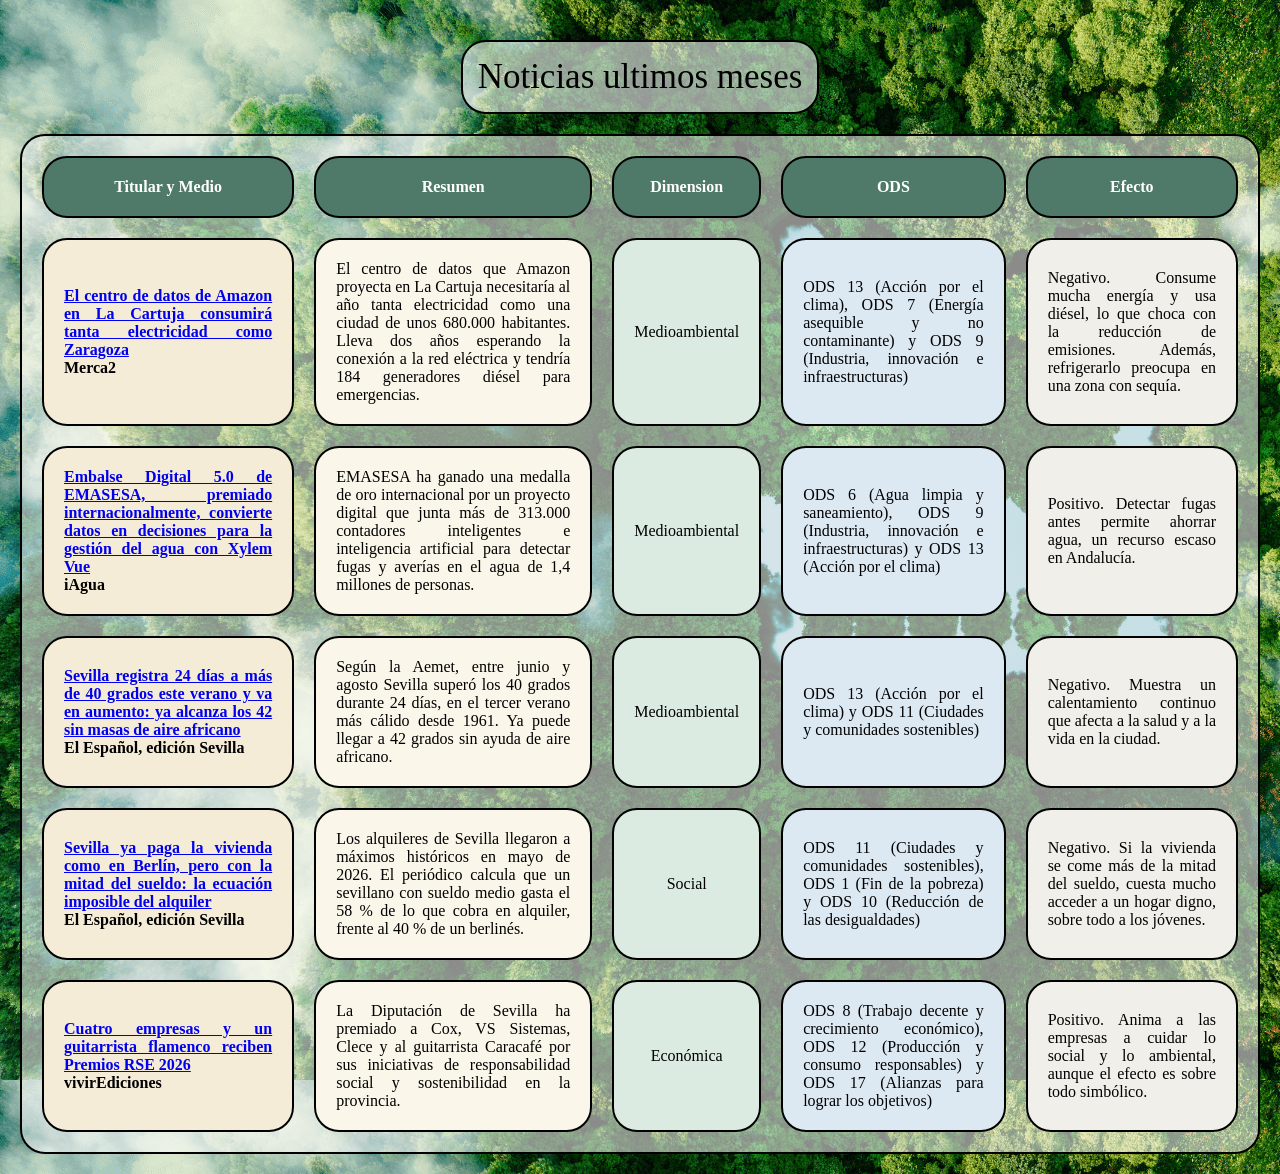
<file: Ejericcio2.html>
<!DOCTYPE html>
<html lang="en">
<head>
    <meta charset="UTF-8">
    <meta name="viewport" content="width=device-width">
    <title>Ejercicio2</title>
    <link rel="stylesheet" href="css/Ejercicio2.css">
</head>
<body>
    <table>
        <caption>Noticias ultimos meses</caption>
        <thead>
            <tr>
                <th>Titular y Medio</th>
                <th>Resumen</th>
                <th>Dimension</th>
                <th>ODS</th>
                <th>Efecto</th>
            </tr>
        </thead>
        <tbody>
            <tr>
                <td class="titulo"><a target="_blank" href="https://www.merca2.es/2026/07/28/centro-datos-amazon-cartuja-consumo-2425944/">El centro de datos de Amazon en La Cartuja consumirá tanta electricidad como Zaragoza</a><br>Merca2</td>
                <td class="resumen">El centro de datos que Amazon proyecta en La Cartuja necesitaría al año tanta electricidad como una ciudad de unos 680.000 habitantes. Lleva dos años esperando la conexión a la red eléctrica y tendría 184 generadores diésel para emergencias.</td>
                <td class="Dimension">Medioambiental</td>
                <td class="ods">ODS 13 (Acción por el clima), ODS 7 (Energía asequible y no contaminante) y ODS 9 (Industria, innovación e infraestructuras)</td>
                <td class="efecto">Negativo. Consume mucha energía y usa diésel, lo que choca con la reducción de emisiones. Además, refrigerarlo preocupa en una zona con sequía.</td>
            </tr>
            <tr>
                <td class="titulo"><a target="_blank" href="https://www.iagua.es/noticias/xylem-vue/embalse-digital-5-0-de-emasesa-premiado-internacionalmente-convierte-datos-en-decisiones-para-la-gestion-del-agua-con-xylem-vue">Embalse Digital 5.0 de EMASESA, premiado internacionalmente, convierte datos en decisiones para la gestión del agua con Xylem Vue</a><br>iAgua</td>
                <td class="resumen">EMASESA ha ganado una medalla de oro internacional por un proyecto digital que junta más de 313.000 contadores inteligentes e inteligencia artificial para detectar fugas y averías en el agua de 1,4 millones de personas.</td>
                <td class="Dimension">Medioambiental</td>
                <td class="ods">ODS 6 (Agua limpia y saneamiento), ODS 9 (Industria, innovación e infraestructuras) y ODS 13 (Acción por el clima)</td>
                <td class="efecto">Positivo. Detectar fugas antes permite ahorrar agua, un recurso escaso en Andalucía.</td>
            </tr>
            <tr>
                <td class="titulo"><a target="_blank" href="https://www.elespanol.com/sevilla/20260915/sevilla-registra-dias-grados-verano-va-aumento-alcanza-sin-masas-aire-africano/1003744383218_0.html">Sevilla registra 24 días a más de 40 grados este verano y va en aumento: ya alcanza los 42 sin masas de aire africano</a><br>El Español, edición Sevilla</td>
                <td class="resumen">Según la Aemet, entre junio y agosto Sevilla superó los 40 grados durante 24 días, en el tercer verano más cálido desde 1961. Ya puede llegar a 42 grados sin ayuda de aire africano.</td>
                <td class="Dimension">Medioambiental</td>
                <td class="ods">ODS 13 (Acción por el clima) y ODS 11 (Ciudades y comunidades sostenibles)</td>
                <td class="efecto">Negativo. Muestra un calentamiento continuo que afecta a la salud y a la vida en la ciudad.</td>
            </tr>
            <tr>
                <td class="titulo"><a target="_blank" href="https://www.elespanol.com/sevilla/20260915/sevilla-registra-dias-grados-verano-va-aumento-alcanza-sin-masas-aire-africano/1003744383218_0.html">Sevilla ya paga la vivienda como en Berlín, pero con la mitad del sueldo: la ecuación imposible del alquiler</a><br>El Español, edición Sevilla</td>
                <td class="resumen">Los alquileres de Sevilla llegaron a máximos históricos en mayo de 2026. El periódico calcula que un sevillano con sueldo medio gasta el 58 % de lo que cobra en alquiler, frente al 40 % de un berlinés.</td>
                <td class="Dimension">Social</td>
                <td class="ods">ODS 11 (Ciudades y comunidades sostenibles), ODS 1 (Fin de la pobreza) y ODS 10 (Reducción de las desigualdades)</td>
                <td class="efecto">Negativo. Si la vivienda se come más de la mitad del sueldo, cuesta mucho acceder a un hogar digno, sobre todo a los jóvenes.</td>
            </tr>
            <tr>
                <td class="titulo"><a target="_blank" href="https://vivirediciones.es/premios-rse-sostenibilidad-2026-cox-vs-sistemas-clece-caracafe/">Cuatro empresas y un guitarrista flamenco reciben Premios RSE 2026</a><br>vivirEdiciones</td>
                <td class="resumen">La Diputación de Sevilla ha premiado a Cox, VS Sistemas, Clece y al guitarrista Caracafé por sus iniciativas de responsabilidad social y sostenibilidad en la provincia.</td>
                <td class="Dimension">Económica</td>
                <td class="ods">ODS 8 (Trabajo decente y crecimiento económico), ODS 12 (Producción y consumo responsables) y ODS 17 (Alianzas para lograr los objetivos)</td>
                <td class="efecto">Positivo. Anima a las empresas a cuidar lo social y lo ambiental, aunque el efecto es sobre todo simbólico.</td>
            </tr>
        </tbody>
    </table>
</body>
</html>
</file>
<file: css/indice.css>
body {
    background-image: url("../sources/background.jpg");
    display: flex;
    flex-direction: column;
    padding: 20px;
    font-family: Arial, Helvetica, sans-serif
}

h1 {
    text-align: center;
    font-family: Arial, Helvetica, sans-serif;
    color: rgb(255, 255, 255);
    border: 2px solid black;
    border-radius: 25px;
    background-color: rgb(17, 114, 240);
    width: fit-content;
    margin: 0 0 20px;
    padding: 10px 20px;
}

header{
    display: flex;
    flex-direction: column;
    margin: 0px;
    align-items: center;
    width: 100%;
}

main {
    display: flex;
    justify-content: space-between;
    align-items: flex-start;
    color: white;
}

footer{
    color: white;
}

a{
    color: white;
}

.imagenPrincipal{
    border-radius: 50px;
    border: 2px dotted black;
    margin-left: 2%;
}

.divFoto{
    display: flex;
    width: fit-content;
    margin-left: auto;
}

.divContenido {
    display: flex;
    width: 50%;
}

.divFondo{
    background-color: rgba(250, 235, 215, 0.404);
    padding: 2%;
    border-radius: 25px;
}
</file>
<file: css/Ejercicio1.css>
img{
    border-radius: 25px;
    border: dotted 2px rgb(141, 56, 0);
}

figure {
    display: flex;
}

body{
    text-align: justify;
    margin: 2%;
    background-image: url(../SourcesEj1/FondoEjercicio1.png); 
    background-size: cover;
    background-position: center;
    font-family: 'Lexend', sans-serif;
    color: black;
}

header {
    display: flex;
    margin: 0px;
    align-items: flex-start;
    justify-content: space-between;
    width: 100%;
    
}

a{
    text-decoration: none;
    color: rgb(62, 114, 10);
    border-radius: 50px;
    background-color: rgba(240, 248, 255, 0.623);
    padding: 10px;
    border: 3px solid rgba(12, 8, 223, 0.753);
}

h1, nav{
    width: fit-content;
    display: flex;
}

.divFondo {
    background-color: rgba(240, 248, 255, 0.548);
    border-radius: 25px;
    padding: 2%;
    margin-bottom: 2%;
}
</file>
<file: css/Ejercicio3.css>
body{
    background-image: url(../SourcesEj3/naturalezaFondo.jpg);
    font-family: 'Lexend', sans-serif;
    margin: 0%;
    text-align: justify;
}

div h1 {
    width: fit-content;
    padding-left: 1%;
}

img{
    border-radius: 25px;
}

table {
    border: 2px solid black;
    border-collapse: collapse;
}

thead{
    border: 2px solid black;
    background-color: darkblue;
    color: white;
}

th, td{
    border: 2px solid black;
}

.divFondo {
    background-color: rgba(255, 255, 255, 0.644);
    border-radius: 25px;
    padding: 2%;
}

blockquote{
    width: 66%;
}

summary{
    background-color: rgb(0, 149, 255);
    color: white;
    border-left: 7px solid darkblue;
    border-radius: 5px;
    width: fit-content;
    padding: 1%;
}

nav {
    width: fit-content;
    align-items: flex-end;
    margin-left: auto;
}

#iberdrola{
    display: flex;
    justify-content: flex-start;
    align-items: center;
}

#iberdrola img {
    width: auto;
    height: 52px;
    border-radius: 0%;
}

.boton{
    text-decoration: none;
    color: rgb(62, 114, 10);
    border-radius: 50px;
    background-color: rgba(240, 248, 255, 0.623);
    padding: 10px;
    border: 3px solid rgba(12, 8, 223, 0.753);
}
</file>
<file: css/Ejercicio4.css>
body{
    margin: 40px;
    background-image: url(../SourcesEJ2/fondo4.png);
    color:black;
    background-position: center;
    background-size: cover;
    background-attachment: fixed;
}
header{
    background-color: rgba(255, 255, 255, 0.61);
    border-radius: 25px;
    padding: 10px;
    margin:auto;
    width: fit-content;
}
main{
    margin-top: 20px;
    width: 50%;
    margin: 20px auto;
}
section{
    background-color: rgba(255, 255, 255, 0.6);
    border-radius: 25px;
    padding: 5%;
    margin-top: 20px;
    text-align: justify;
}
img{
    border-radius: 25px;
    display: block;
    margin: 5px auto;
    width: 100%;
}
h2{
    font-weight: bold;
    text-align: center;
    text-shadow: green 0px 0px 10px;
}
table{
    border-collapse: separate;
    border-spacing: 10px;
    margin: auto;
}
td{
    border: 2px solid black;
    border-radius: 10px;
    padding: 5px;
    font-size: smaller;
}
.riesgo{
    background-color: rgba(8, 180, 8, 0.562);
}
p{
    background-color: rgba(77, 235, 77, 0.404);
    border-radius: 5px;
    border-left: 7px solid green;
    padding: 10px;
}
summary{
    background-color: rgba(3, 163, 255, 0.404);
    border-radius: 5px;
    border-left: 7px solid rgb(8, 101, 163);
    padding: 10px;
    transition: transform 0.3s ease;
    margin-top: 10px;
    font-weight: bold;
}
summary:hover{
    transform: scale(1.1);
}
summary~p{
    margin-top: 10px;
}
a{
    color: black;
    font-weight: bold;
}
li:hover{
    transform: scale(1.1);
    transform: translateX(10px);
}
li{
    transition: transform 0.3s ease;
    width:fit-content
}
</file>
<file: css/Ejercicio5.css>
body{
    margin: 40px;
    background-image: url(../SourcesEJ2/fondo4.png);
    background-attachment: fixed;
    color:black;
    background-position: center;
    background-size: cover;
}
header{
    background-color: rgba(255, 255, 255, 0.61);
    border-radius: 25px;
    padding: 10px;
    margin:auto;
    width: fit-content;
}
main{
    margin-top: 20px;
    width: 50%;
    margin: 20px auto;
}
section{
    background-color: rgba(255, 255, 255, 0.6);
    border-radius: 25px;
    padding: 5%;
    margin-top: 20px;
    text-align: justify;
}
img{
    border-radius: 25px;
    display: block;
    margin: 5px auto;
    width: 100%;
}
h2{
    font-weight: bold;
    text-align: center;
    text-shadow: green 0px 0px 10px;
}
h3{
    font-weight: bolder;
    border-bottom: 2px solid black;
}
table{
    border-collapse: separate;
    border-spacing: 10px;
    margin: auto;
}
td{
    border: 2px solid black;
    border-radius: 10px;
    padding: 5px;
    font-size: smaller;
    background-color: rgba(197, 119, 55, 0.529);
}
td:nth-child(1){
    background-color: grey;
}
p{
    background-color: rgba(77, 235, 77, 0.404);
    border-radius: 5px;
    border-left: 7px solid green;
    padding: 10px;
}
summary{
    background-color: rgba(3, 163, 255, 0.404);
    border-radius: 5px;
    border-left: 7px solid rgb(8, 101, 163);
    padding: 10px;
    transition: transform 0.3s ease;
    margin-top: 10px;
    font-weight: bold;
}
summary:hover{
    transform: scale(1.1);
}
summary~p{
    margin-top: 10px;
}
a{
    color: black;
    font-weight: bold;
}
li:hover{
    transform: scale(1.1);
    transform: translateX(10px);
}
li{
    transition: transform 0.3s ease;
    width:fit-content
}
caption{
    color: white;
    font-weight: bold;
    border: 2px solid black;
    border-radius: 10px;
    width: fit-content;
    padding: 5px;
    margin: auto;
    background-color: rgb(1, 60, 123);
}
th{
    border: 2px solid black;
    border-radius: 10px;
    padding: 5px;
    text-align: center;
    background-color: rgb(121, 239, 105);
}
</file>
<file: css/Ejercicio2.css>
body{
    margin: auto;
    align-items: center;
    background-image: url("../SourcesEJ2/fondo.png");
}
table{
    margin: 20px;
    border: 2px solid black;
    border-radius: 25px;
    border-collapse: separate;
    border-spacing: 20px;
    background-color: rgba(255, 254, 253, 0.542);
}
th{
    color: white;
    padding: 20px;
    border: 2px solid black;
    border-radius: 25px;
    text-align: center;
    font-weight: bold;
    background-color: #4f7a69;
}
td{
    padding: 20px;
    border: 2px solid black;
    border-radius: 25px;
    text-align: justify;
}
caption{
    border: 2px solid black;
    border-radius:25px;
    margin:20px auto;
    font-size: 35px;
    width:fit-content;
    padding: 15px;
    background-color: rgba(255, 255, 255, 0.589);
}
.titulo{
    background-color: #f5ecd7;
    font-weight: bold;
}
.resumen{
    background-color: #fbf6ea;   
}
.Dimension{
    background-color: #dcebe2;  
}
.ods{
    background-color: #dde9f2;   
}
.efecto{
    background-color: #f1efe9;   
}
td:nth-child(3){
    text-align: center;
}
</file>
